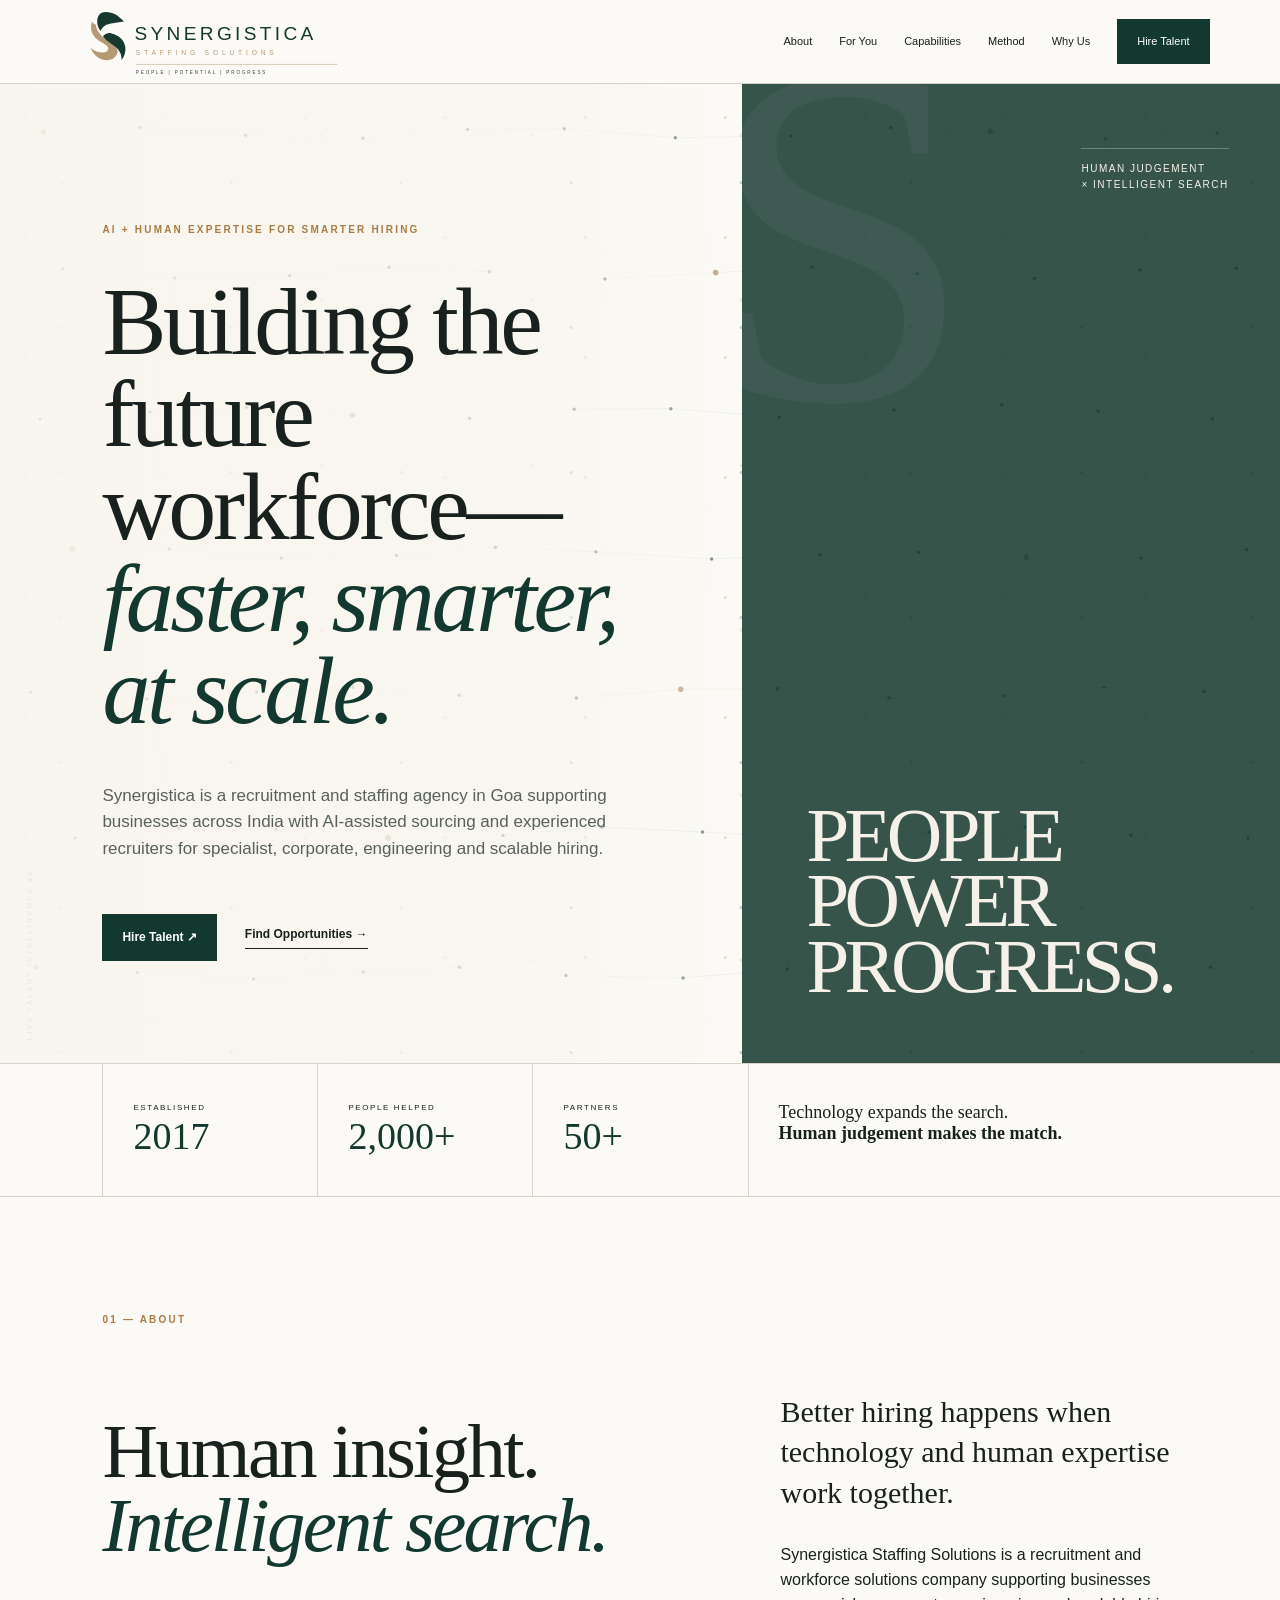
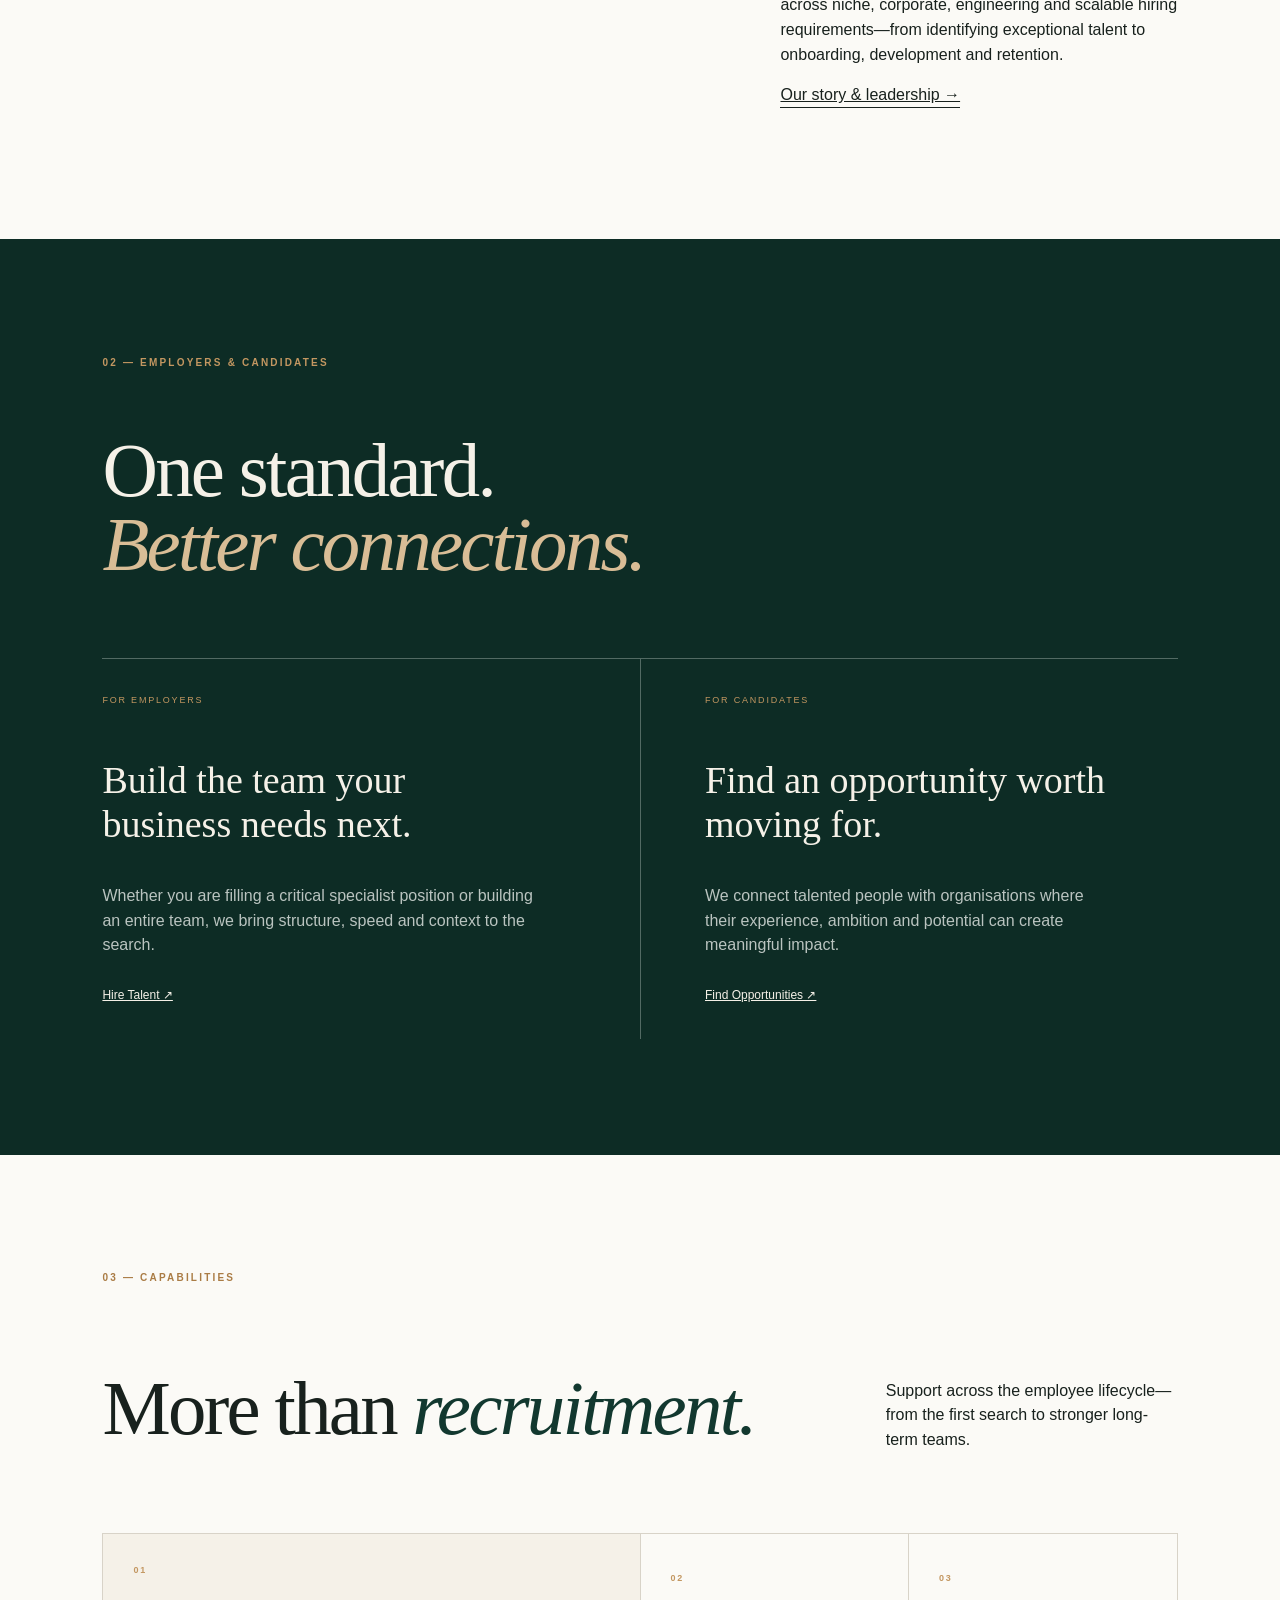
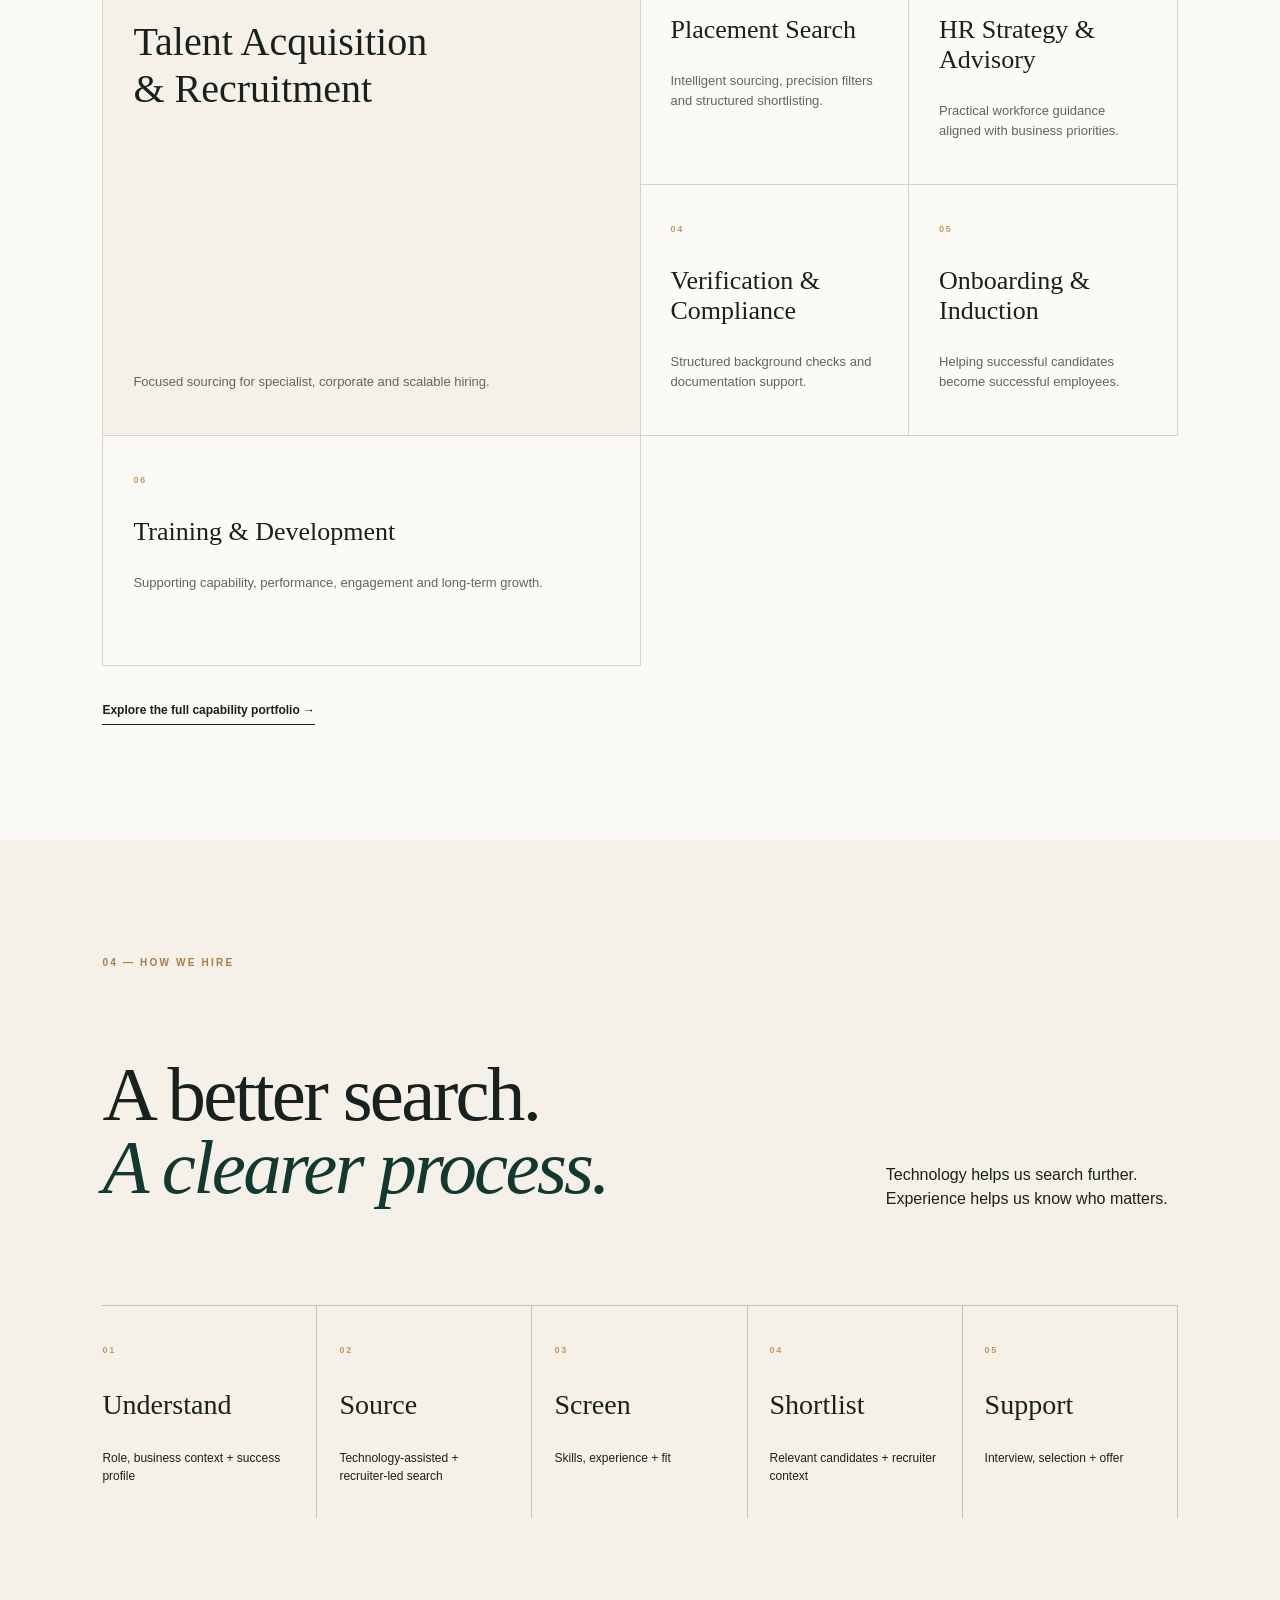
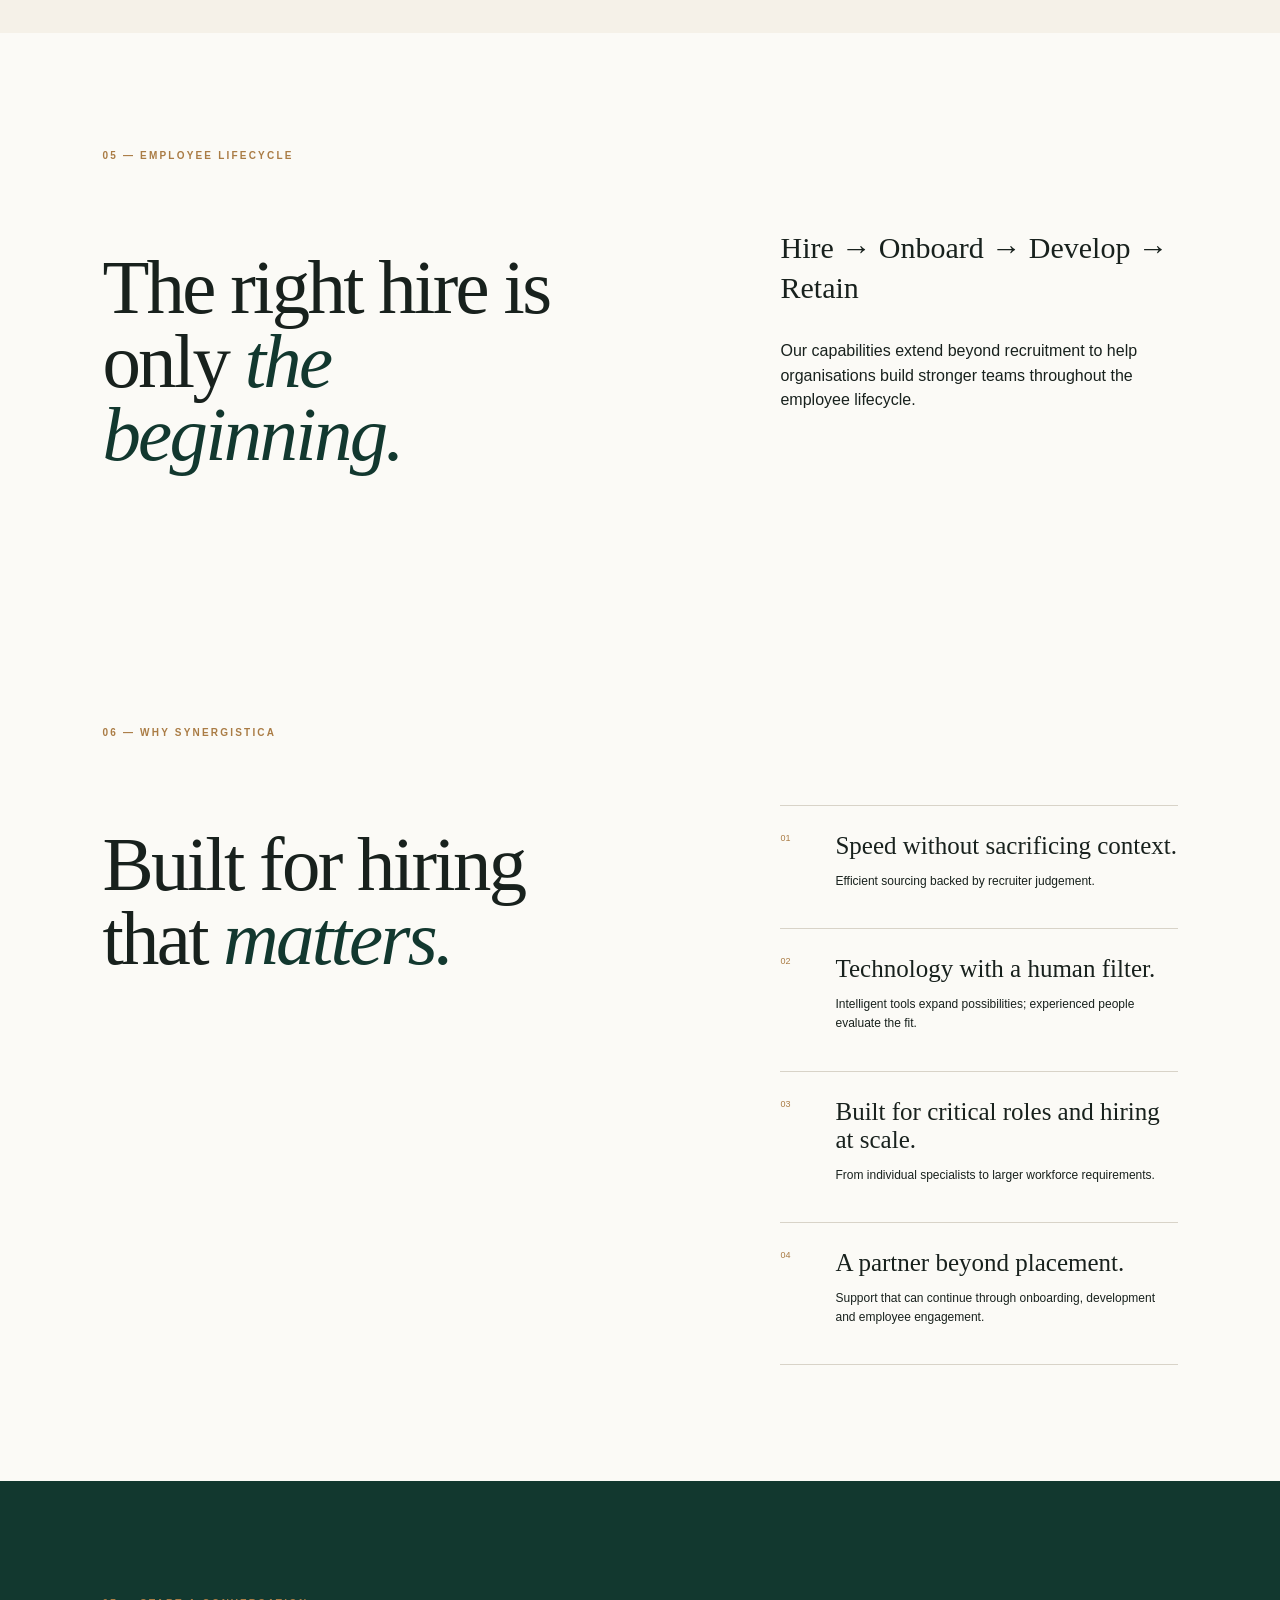
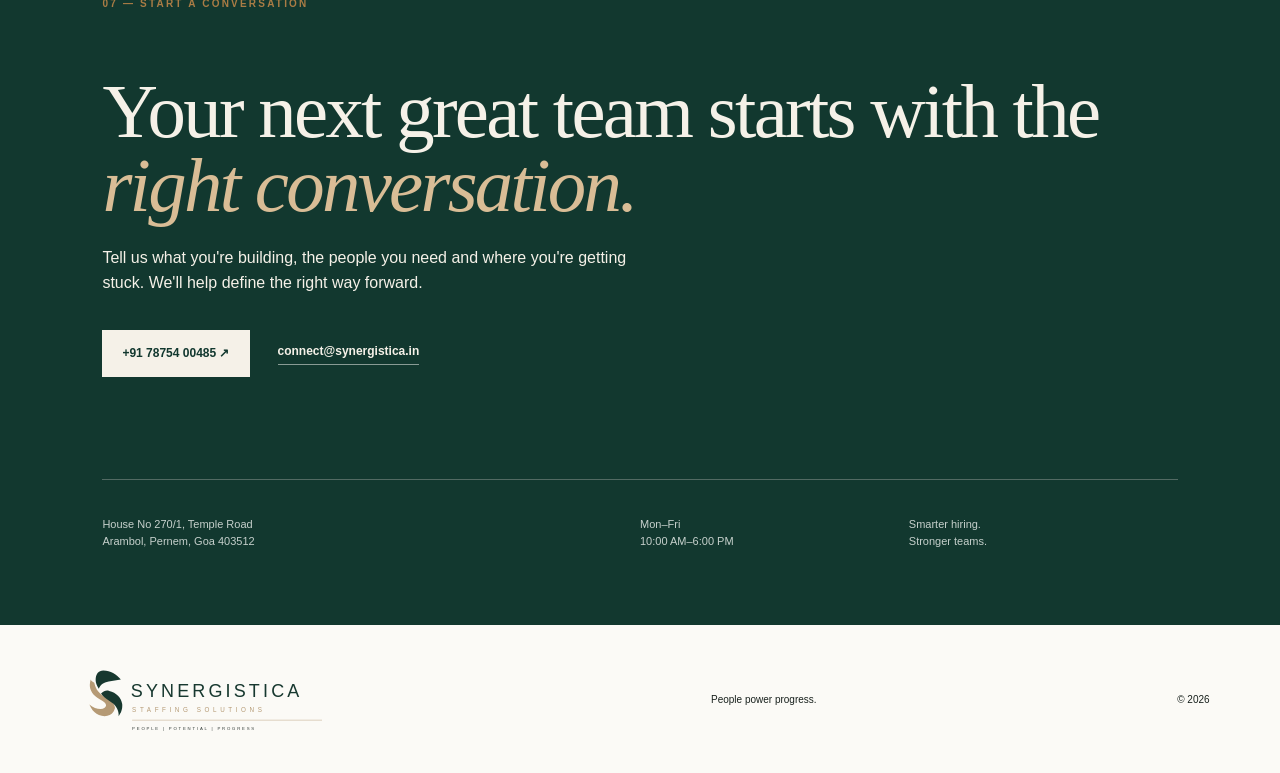
<file: index.html>
<!doctype html><html lang="en"><head><meta charset="utf-8"><meta name="viewport" content="width=device-width,initial-scale=1"><title>Recruitment Agency & Staffing Solutions in Goa | Synergistica</title><meta name="description" content="Synergistica is a recruitment and staffing agency in Goa serving businesses across India with AI-assisted sourcing, expert recruiters, talent acquisition, screening and workforce solutions."><meta name="theme-color" content="#12382f"><link rel="stylesheet" href="/style.css?v=20260930-3"><link rel="icon" type="image/svg+xml" href="/assets/favicon.svg"><link rel="shortcut icon" href="/assets/favicon.svg"><link rel="apple-touch-icon" href="/assets/social-logo.svg"><meta property="og:image" content="https://synergistica.in/assets/social-logo.svg"><meta property="og:image:alt" content="Synergistica Staffing Solutions"><meta name="twitter:card" content="summary_large_image"><meta name="twitter:image" content="https://synergistica.in/assets/social-logo.svg"><link rel="canonical" href="https://synergistica.in/"><meta property="og:type" content="website"><meta property="og:site_name" content="Synergistica Staffing Solutions"><meta property="og:title" content="Recruitment Agency & Staffing Solutions in Goa | Synergistica"><meta property="og:description" content="Synergistica is a recruitment and staffing agency in Goa serving businesses across India with AI-assisted sourcing, expert recruiters, talent acquisition, screening and workforce solutions."><meta property="og:url" content="https://synergistica.in/"><script type="application/ld+json">{"@context":"https://schema.org","@graph":[{"@type":"Organization","@id":"https://synergistica.in/#organization","name":"Synergistica Staffing Solutions","url":"https://synergistica.in/","logo":{"@type":"ImageObject","url":"https://synergistica.in/assets/social-logo.svg"},"foundingDate":"2017","description":"Recruitment and staffing solutions combining AI-assisted sourcing with experienced recruiters for specialist, corporate, engineering and scalable hiring across India.","email":"connect@synergistica.in","telephone":"+91 78754 00485","address":{"@type":"PostalAddress","streetAddress":"House No 270/1, Temple Road","addressLocality":"Arambol","addressRegion":"Goa","postalCode":"403512","addressCountry":"IN"},"areaServed":{"@type":"Country","name":"India"}},{"@type":"WebSite","@id":"https://synergistica.in/#website","url":"https://synergistica.in/","name":"Synergistica Staffing Solutions","publisher":{"@id":"https://synergistica.in/#organization"}}]}</script></head><body>
<header><a class="brand brand-logo" href="index.html" aria-label="Synergistica Staffing Solutions"><img src="/assets/synergistica-logo.svg" alt="Synergistica Staffing Solutions" width="310" height="75"></a><button class="menu" aria-label="Toggle menu">☰</button><nav><a href="about.html">About</a><a href="#pathways">For You</a><a href="capabilities.html">Capabilities</a><a href="#process">Method</a><a href="#why">Why Us</a><a class="navcta" href="hire-talent.html">Hire Talent</a></nav></header>
<main><section class="hero" id="home"><div class="ai-network" aria-hidden="true"><canvas id="aiNetwork"></canvas><div class="ai-network-label">LIVE TALENT INTELLIGENCE <span>01</span></div></div><div class="hero-copy"><p class="eyebrow">AI + HUMAN EXPERTISE FOR SMARTER HIRING</p><h1>Building the future workforce—<span>faster, smarter, at scale.</span></h1><p class="lead">Synergistica is a recruitment and staffing agency in Goa supporting businesses across India with AI-assisted sourcing and experienced recruiters for specialist, corporate, engineering and scalable hiring.</p><div class="actions"><a class="primary" href="hire-talent.html">Hire Talent <b>↗</b></a><a class="textlink" href="submit-cv.html">Find Opportunities →</a></div></div><div class="hero-visual"><div class="visual-word">PEOPLE<br>POWER<br>PROGRESS.</div><div class="visual-note">Human judgement<br>× intelligent search</div></div></section>
<section class="proof"><div><small>ESTABLISHED</small><strong>2017</strong></div><div><small>PEOPLE HELPED</small><strong>2,000+</strong></div><div><small>PARTNERS</small><strong>50+</strong></div><p>Technology expands the search.<br><b>Human judgement makes the match.</b></p></section>
<section id="about" class="editorial"><div class="section-label">01 — ABOUT</div><div class="editorial-grid"><h2>Human insight.<br><em>Intelligent search.</em></h2><div><p class="big">Better hiring happens when technology and human expertise work together.</p><p>Synergistica Staffing Solutions is a recruitment and workforce solutions company supporting businesses across niche, corporate, engineering and scalable hiring requirements—from identifying exceptional talent to onboarding, development and retention.</p><p><a class="textlink" href="about.html">Our story & leadership →</a></p></div></div></section>
<section id="pathways" class="forest"><div class="section-label">02 — EMPLOYERS & CANDIDATES</div><h2>One standard.<br><em>Better connections.</em></h2><div class="path-grid"><article><span>FOR EMPLOYERS</span><div><h3>Build the team your business needs next.</h3><p>Whether you are filling a critical specialist position or building an entire team, we bring structure, speed and context to the search.</p></div><a href="hire-talent.html">Hire Talent ↗</a></article><article><span>FOR CANDIDATES</span><div><h3>Find an opportunity worth moving for.</h3><p>We connect talented people with organisations where their experience, ambition and potential can create meaningful impact.</p></div><a href="#contact">Find Opportunities ↗</a></article></div></section>
<section id="capabilities"><div class="section-label">03 — CAPABILITIES</div><div class="heading-row"><h2>More than <em>recruitment.</em></h2><p>Support across the employee lifecycle—from the first search to stronger long-term teams.</p></div><div class="cap-grid"><article class="feature"><b>01</b><h3>Talent Acquisition<br>& Recruitment</h3><p>Focused sourcing for specialist, corporate and scalable hiring.</p></article><article><b>02</b><h3>Placement Search</h3><p>Intelligent sourcing, precision filters and structured shortlisting.</p></article><article><b>03</b><h3>HR Strategy & Advisory</h3><p>Practical workforce guidance aligned with business priorities.</p></article><article><b>04</b><h3>Verification & Compliance</h3><p>Structured background checks and documentation support.</p></article><article><b>05</b><h3>Onboarding & Induction</h3><p>Helping successful candidates become successful employees.</p></article><article><b>06</b><h3>Training & Development</h3><p>Supporting capability, performance, engagement and long-term growth.</p></article></div><div class="actions"><a class="textlink" href="capabilities.html">Explore the full capability portfolio →</a></div></section>
<section id="process" class="sand"><div class="section-label">04 — HOW WE HIRE</div><div class="heading-row"><h2>A better search.<br><em>A clearer process.</em></h2><p>Technology helps us search further. Experience helps us know who matters.</p></div><div class="timeline"><div><b>01</b><h3>Understand</h3><p>Role, business context + success profile</p></div><div><b>02</b><h3>Source</h3><p>Technology-assisted + recruiter-led search</p></div><div><b>03</b><h3>Screen</h3><p>Skills, experience + fit</p></div><div><b>04</b><h3>Shortlist</h3><p>Relevant candidates + recruiter context</p></div><div><b>05</b><h3>Support</h3><p>Interview, selection + offer</p></div></div></section>
<section class="editorial"><div class="section-label">05 — EMPLOYEE LIFECYCLE</div><div class="editorial-grid"><h2>The right hire is only <em>the beginning.</em></h2><div><p class="big">Hire → Onboard → Develop → Retain</p><p>Our capabilities extend beyond recruitment to help organisations build stronger teams throughout the employee lifecycle.</p></div></div></section>
<section id="why"><div class="section-label">06 — WHY SYNERGISTICA</div><div class="why-grid"><h2>Built for hiring that <em>matters.</em></h2><div class="reason-list"><article><span>01</span><div><h3>Speed without sacrificing context.</h3><p>Efficient sourcing backed by recruiter judgement.</p></div></article><article><span>02</span><div><h3>Technology with a human filter.</h3><p>Intelligent tools expand possibilities; experienced people evaluate the fit.</p></div></article><article><span>03</span><div><h3>Built for critical roles and hiring at scale.</h3><p>From individual specialists to larger workforce requirements.</p></div></article><article><span>04</span><div><h3>A partner beyond placement.</h3><p>Support that can continue through onboarding, development and employee engagement.</p></div></article></div></div></section>
<section id="contact" class="contact"><div class="section-label">07 — START A CONVERSATION</div><h2>Your next great team starts with the <em>right conversation.</em></h2><p>Tell us what you're building, the people you need and where you're getting stuck. We'll help define the right way forward.</p><div class="actions"><a class="primary cream" href="tel:+917875400485">+91 78754 00485 ↗</a><a class="email" href="mailto:connect@synergistica.in">connect@synergistica.in</a></div><div class="contact-foot"><p>House No 270/1, Temple Road<br>Arambol, Pernem, Goa 403512</p><p>Mon–Fri<br>10:00 AM–6:00 PM</p><p>Smarter hiring.<br>Stronger teams.</p></div></section></main>
<footer><a class="brand brand-logo" href="index.html" aria-label="Synergistica Staffing Solutions"><img src="/assets/synergistica-logo.svg" alt="Synergistica Staffing Solutions" width="310" height="75"></a><p>People power progress.</p><p>© <span id="year"></span></p></footer><script src="/script.js?v=20260930-3"></script></body></html>
</file>
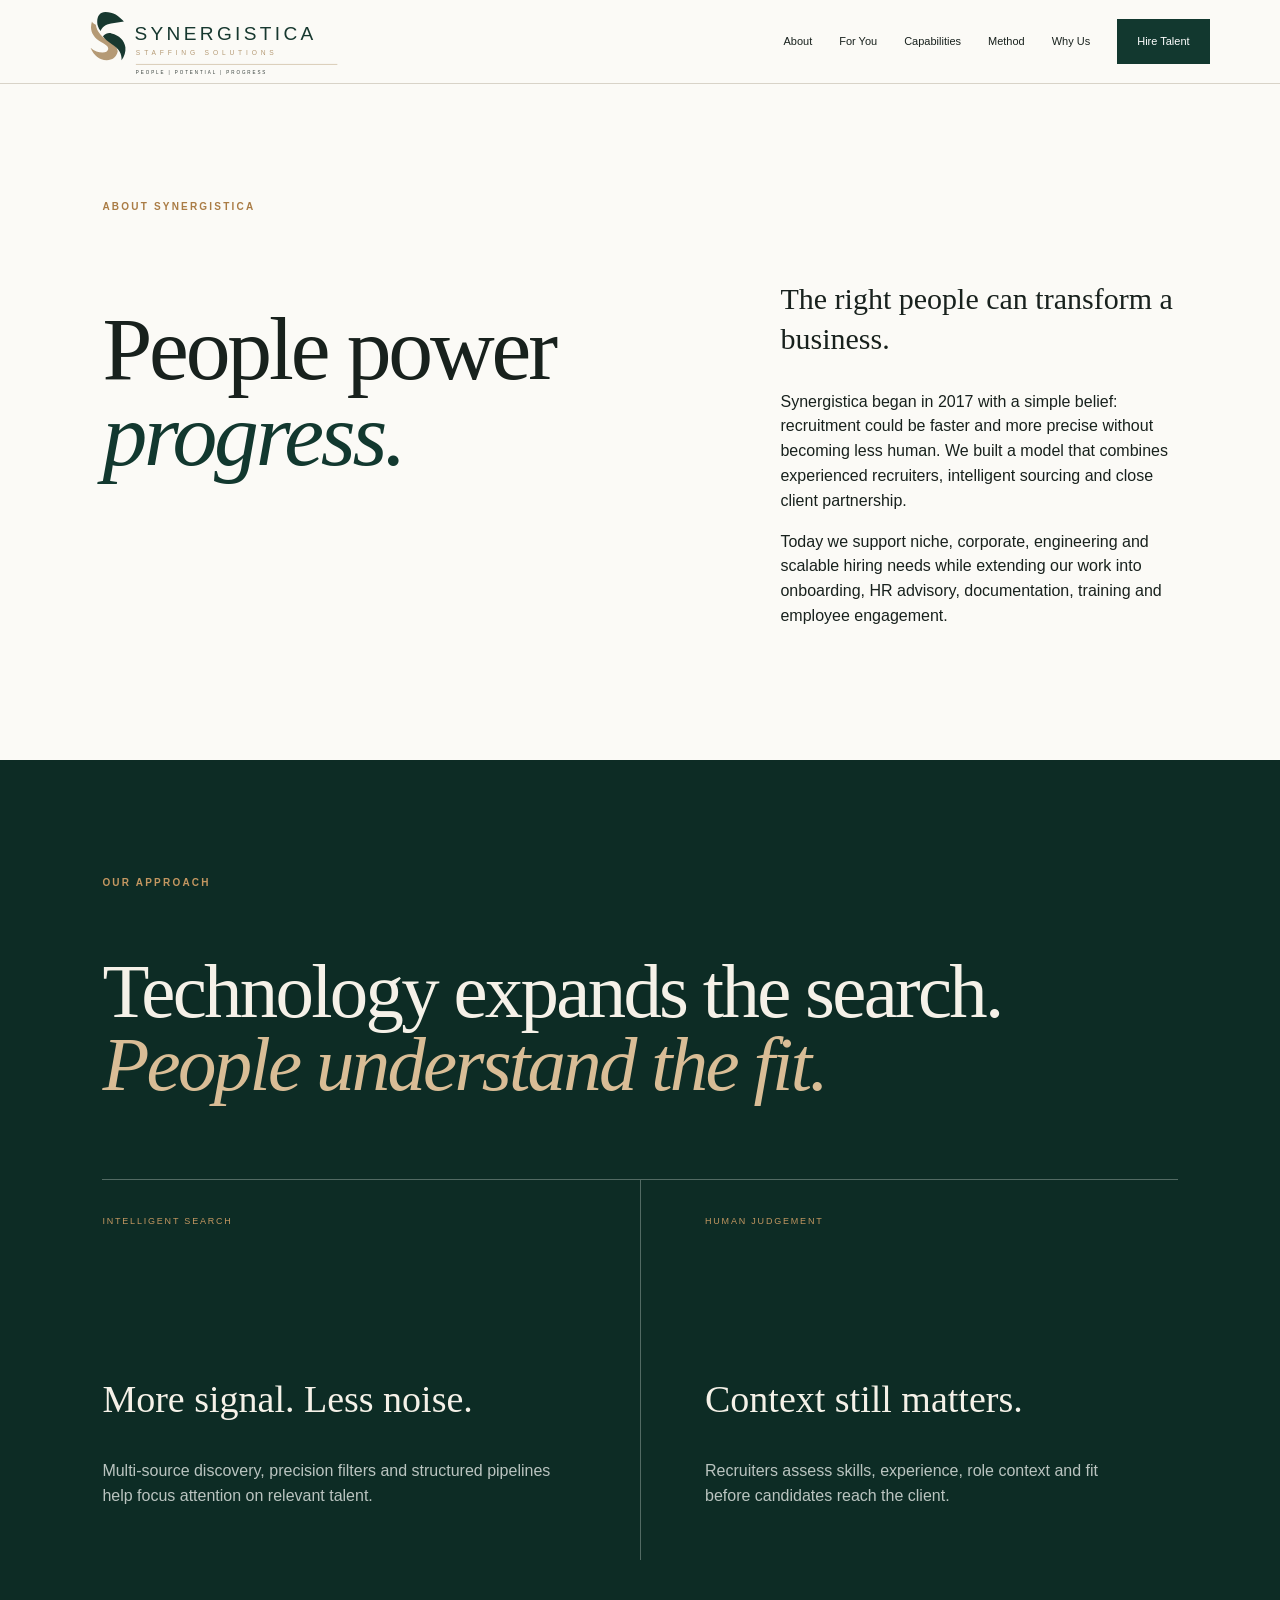
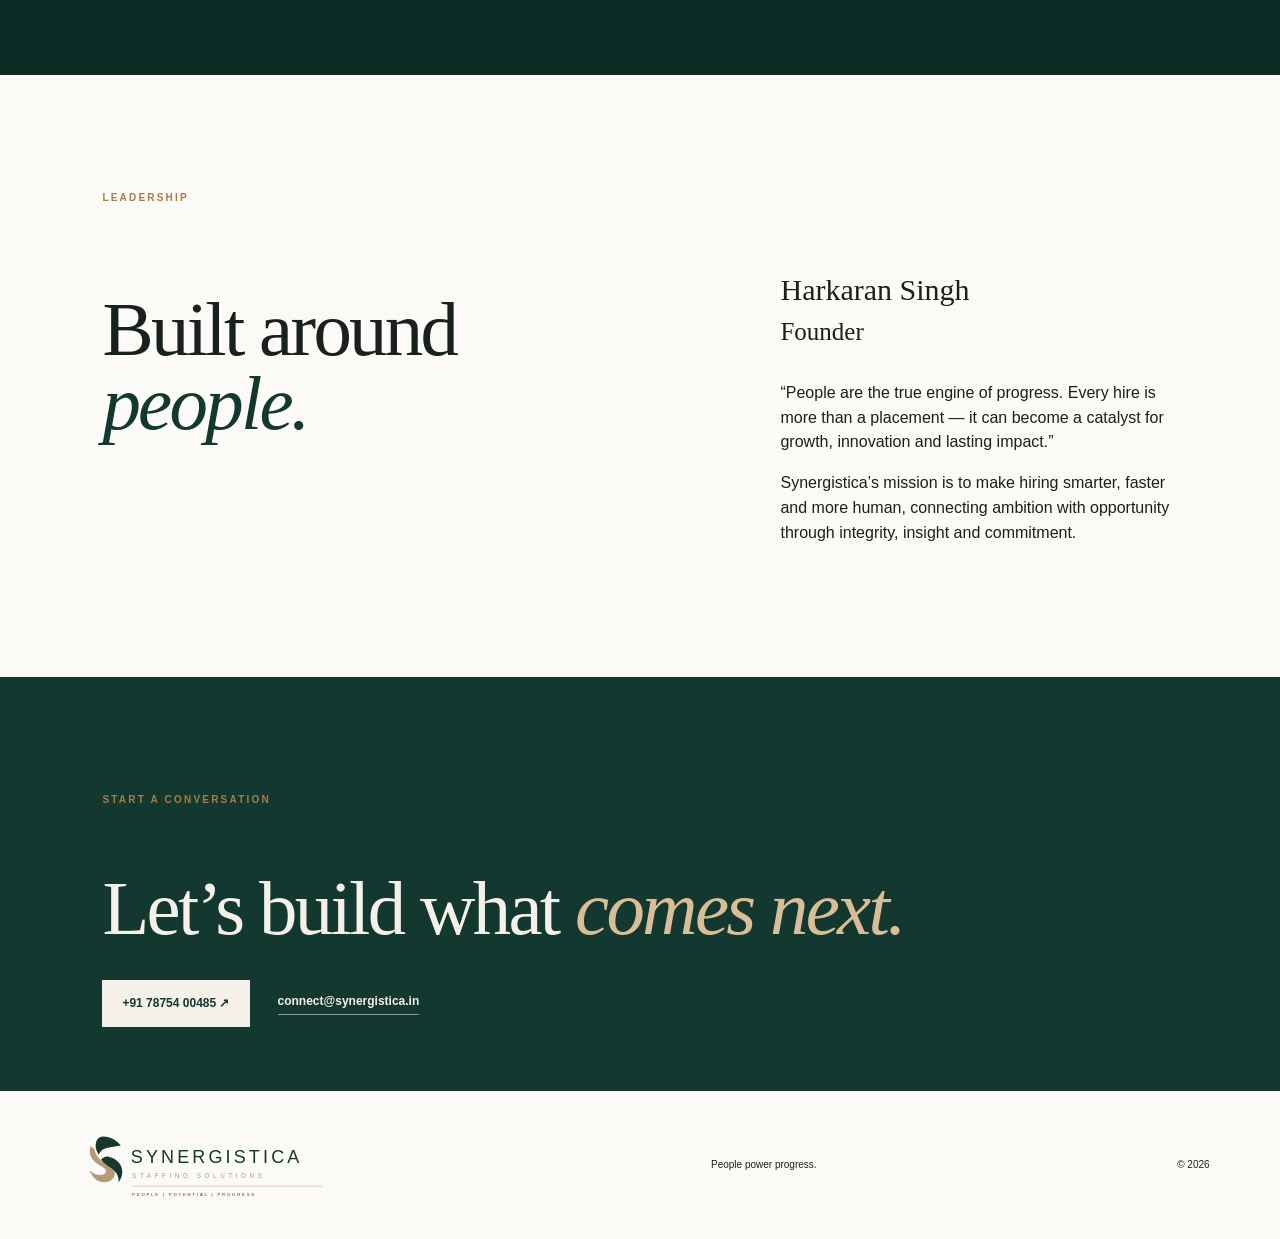
<file: about.html>
<!doctype html><html lang="en"><head><meta charset="utf-8"><meta name="viewport" content="width=device-width,initial-scale=1"><meta name="theme-color" content="#12382f"><link rel="stylesheet" href="style.css"><link rel="icon" type="image/svg+xml" href="/assets/favicon.svg"><link rel="shortcut icon" href="/assets/favicon.svg"><link rel="apple-touch-icon" href="/assets/social-logo.svg"><meta property="og:image" content="https://synergistica.in/assets/social-logo.svg"><meta property="og:image:alt" content="Synergistica Staffing Solutions"><meta name="twitter:card" content="summary_large_image"><meta name="twitter:image" content="https://synergistica.in/assets/social-logo.svg"><title>About Synergistica | Recruitment & Staffing Agency Goa</title><meta name="description" content="Founded in 2017, Synergistica combines experienced recruiters and intelligent sourcing to deliver recruitment, staffing and workforce solutions from Goa across India."><link rel="canonical" href="https://synergistica.in/about.html"><meta property="og:type" content="website"><meta property="og:site_name" content="Synergistica Staffing Solutions"><meta property="og:title" content="About Synergistica | Recruitment & Staffing Agency Goa"><meta property="og:description" content="Founded in 2017, Synergistica combines experienced recruiters and intelligent sourcing to deliver recruitment, staffing and workforce solutions from Goa across India."><meta property="og:url" content="https://synergistica.in/about.html"></head><body><header><a class="brand brand-logo" href="index.html" aria-label="Synergistica Staffing Solutions"><img src="/assets/synergistica-logo.svg" alt="Synergistica Staffing Solutions" width="310" height="75"></a><button class="menu" aria-label="Toggle menu">☰</button><nav><a href="about.html">About</a><a href="index.html#pathways">For You</a><a href="capabilities.html">Capabilities</a><a href="index.html#process">Method</a><a href="index.html#why">Why Us</a><a class="navcta" href="hire-talent.html">Hire Talent</a></nav></header><main><section class="editorial"><div class="section-label">ABOUT SYNERGISTICA</div><div class="editorial-grid"><h1 style="font-size:clamp(56px,7vw,105px)">People power <span>progress.</span></h1><div><p class="big">The right people can transform a business.</p><p>Synergistica began in 2017 with a simple belief: recruitment could be faster and more precise without becoming less human. We built a model that combines experienced recruiters, intelligent sourcing and close client partnership.</p><p>Today we support niche, corporate, engineering and scalable hiring needs while extending our work into onboarding, HR advisory, documentation, training and employee engagement.</p></div></div></section><section class="forest"><div class="section-label">OUR APPROACH</div><h2>Technology expands the search.<br><em>People understand the fit.</em></h2><div class="path-grid"><article><span>INTELLIGENT SEARCH</span><div><h3>More signal. Less noise.</h3><p>Multi-source discovery, precision filters and structured pipelines help focus attention on relevant talent.</p></div></article><article><span>HUMAN JUDGEMENT</span><div><h3>Context still matters.</h3><p>Recruiters assess skills, experience, role context and fit before candidates reach the client.</p></div></article></div></section><section><div class="section-label">LEADERSHIP</div><div class="editorial-grid"><h2>Built around <em>people.</em></h2><div><p class="big">Harkaran Singh<br><small>Founder</small></p><p>“People are the true engine of progress. Every hire is more than a placement — it can become a catalyst for growth, innovation and lasting impact.”</p><p>Synergistica’s mission is to make hiring smarter, faster and more human, connecting ambition with opportunity through integrity, insight and commitment.</p></div></div></section><section class="contact"><div class="section-label">START A CONVERSATION</div><h2>Let’s build what <em>comes next.</em></h2><div class="actions"><a class="primary cream" href="tel:+917875400485">+91 78754 00485 ↗</a><a class="email" href="mailto:connect@synergistica.in">connect@synergistica.in</a></div></section></main><footer><a class="brand brand-logo" href="index.html" aria-label="Synergistica Staffing Solutions"><img src="/assets/synergistica-logo.svg" alt="Synergistica Staffing Solutions" width="310" height="75"></a><p>People power progress.</p><p>© <span id="year"></span></p></footer><script src="script.js"></script></body></html>
</file>
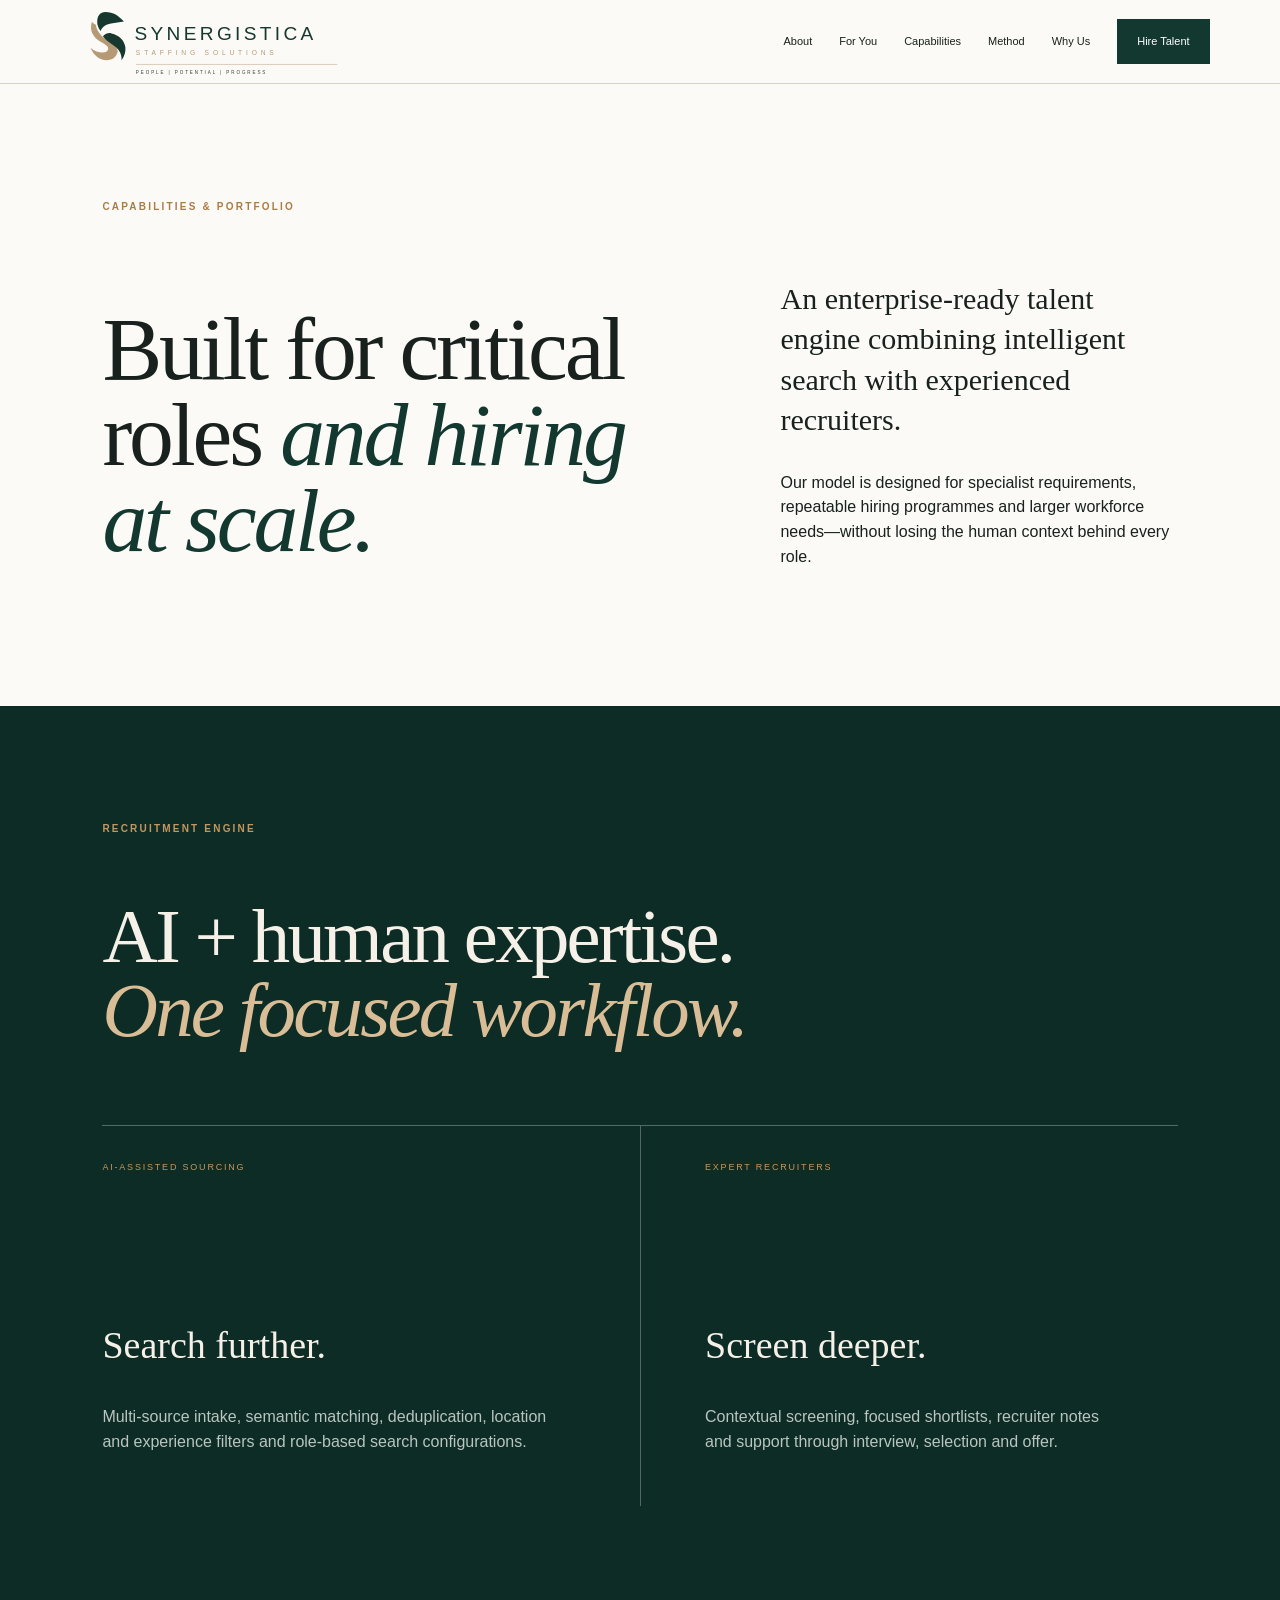
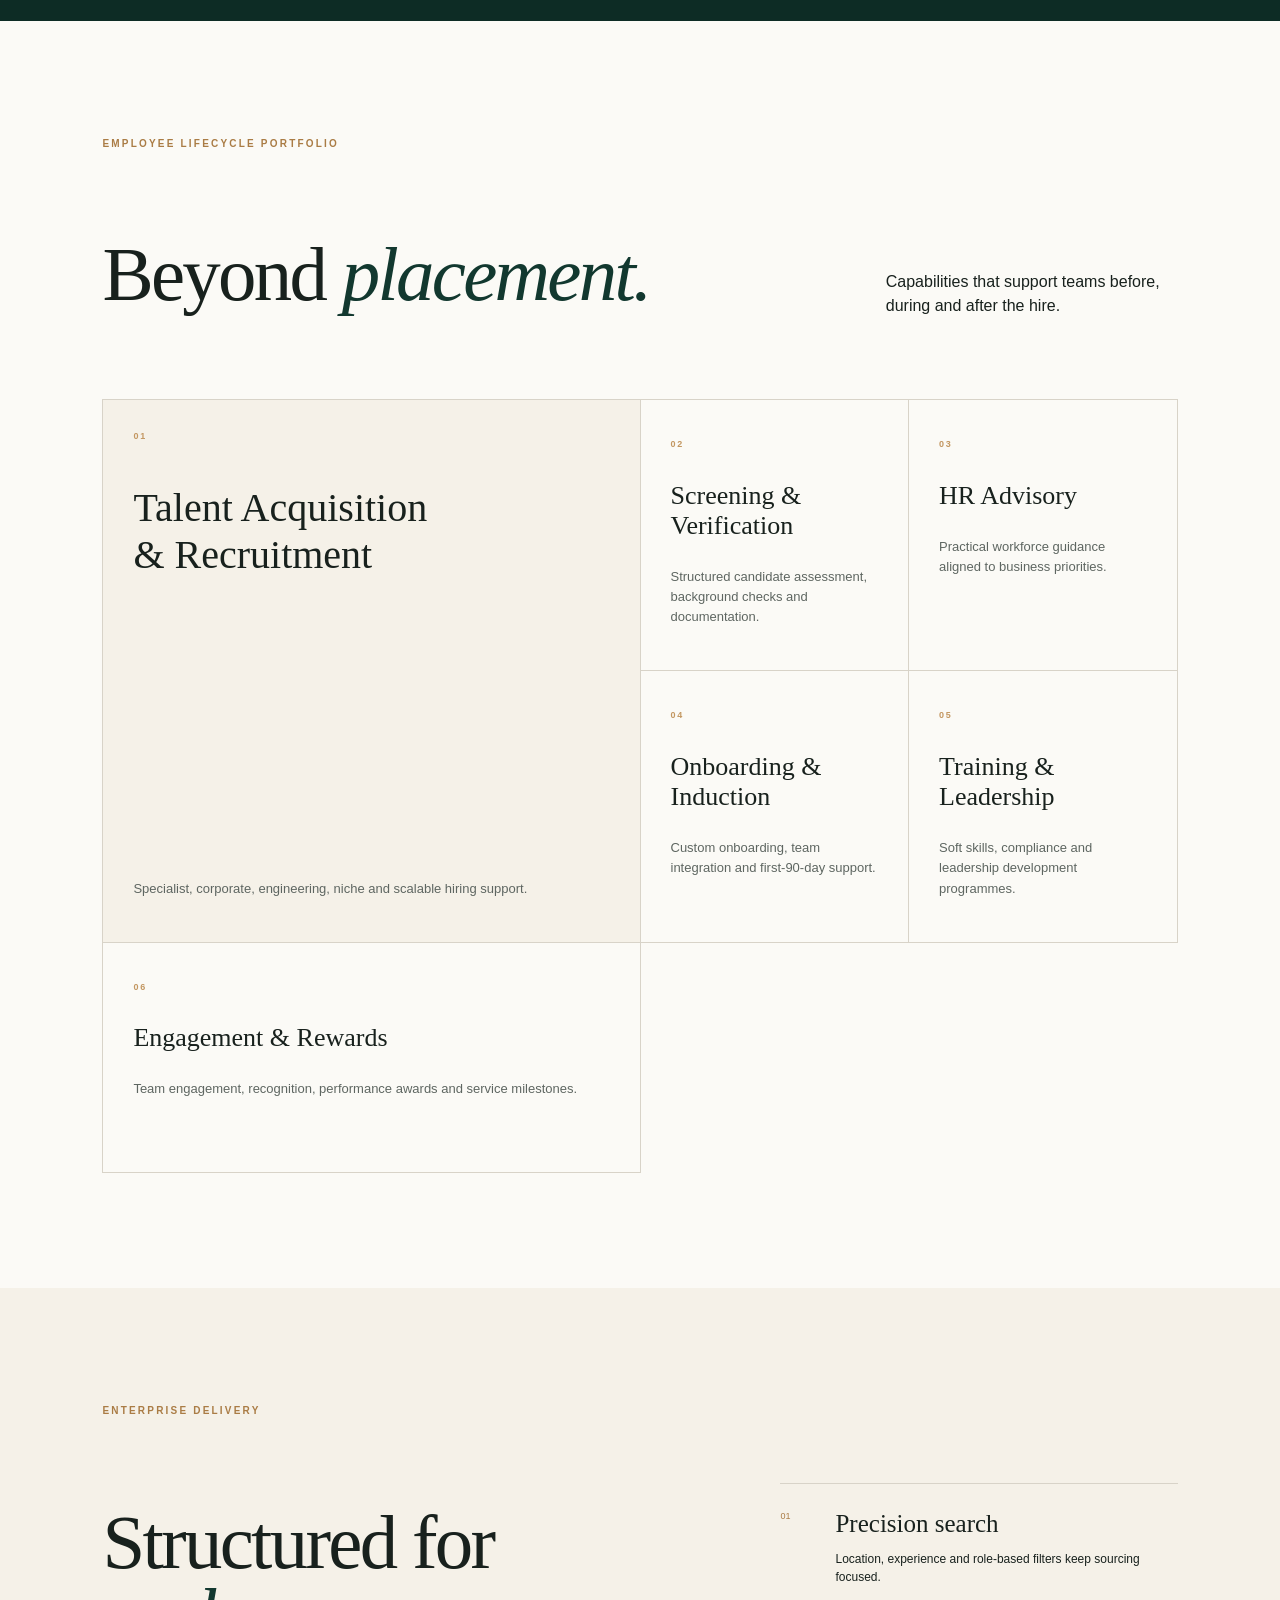
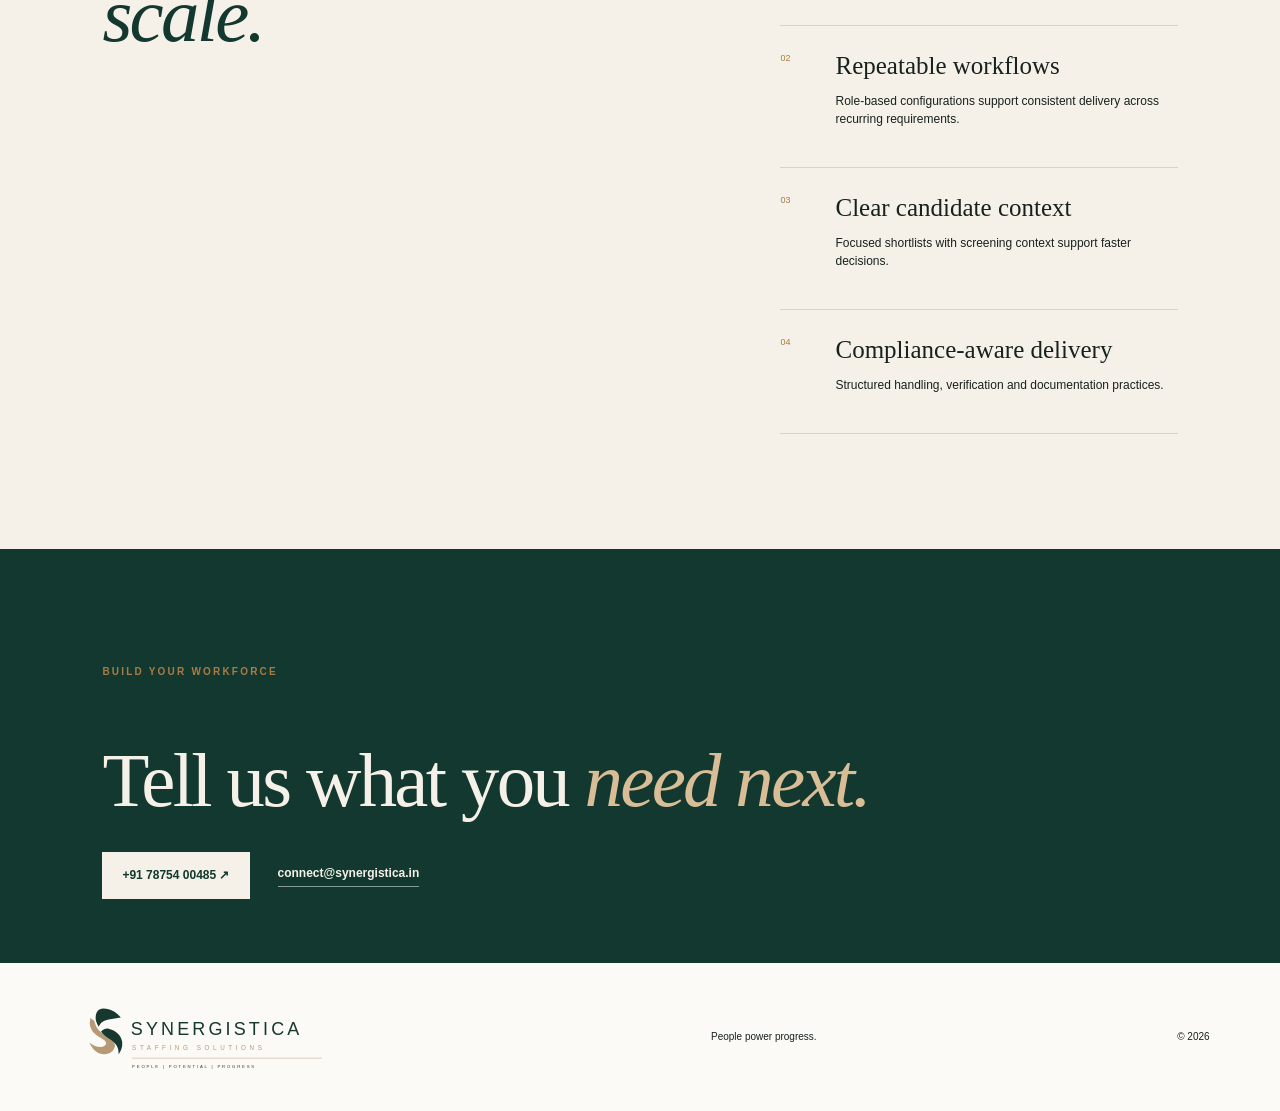
<file: capabilities.html>
<!doctype html><html lang="en"><head><meta charset="utf-8"><meta name="viewport" content="width=device-width,initial-scale=1"><meta name="theme-color" content="#12382f"><link rel="stylesheet" href="style.css"><link rel="icon" type="image/svg+xml" href="/assets/favicon.svg"><link rel="shortcut icon" href="/assets/favicon.svg"><link rel="apple-touch-icon" href="/assets/social-logo.svg"><meta property="og:image" content="https://synergistica.in/assets/social-logo.svg"><meta property="og:image:alt" content="Synergistica Staffing Solutions"><meta name="twitter:card" content="summary_large_image"><meta name="twitter:image" content="https://synergistica.in/assets/social-logo.svg"><title>Recruitment, Staffing & Talent Acquisition Services | Synergistica</title><meta name="description" content="Explore Synergistica recruitment services: AI-assisted sourcing, talent acquisition, screening, verification, HR advisory, onboarding, training and workforce support."><link rel="canonical" href="https://synergistica.in/capabilities.html"><meta property="og:type" content="website"><meta property="og:site_name" content="Synergistica Staffing Solutions"><meta property="og:title" content="Recruitment, Staffing & Talent Acquisition Services | Synergistica"><meta property="og:description" content="Explore Synergistica recruitment services: AI-assisted sourcing, talent acquisition, screening, verification, HR advisory, onboarding, training and workforce support."><meta property="og:url" content="https://synergistica.in/capabilities.html"></head><body><header><a class="brand brand-logo" href="index.html" aria-label="Synergistica Staffing Solutions"><img src="/assets/synergistica-logo.svg" alt="Synergistica Staffing Solutions" width="310" height="75"></a><button class="menu" aria-label="Toggle menu">☰</button><nav><a href="about.html">About</a><a href="index.html#pathways">For You</a><a href="capabilities.html">Capabilities</a><a href="index.html#process">Method</a><a href="index.html#why">Why Us</a><a class="navcta" href="hire-talent.html">Hire Talent</a></nav></header><main><section class="editorial"><div class="section-label">CAPABILITIES & PORTFOLIO</div><div class="editorial-grid"><h1 style="font-size:clamp(56px,7vw,105px)">Built for critical roles <span>and hiring at scale.</span></h1><div><p class="big">An enterprise-ready talent engine combining intelligent search with experienced recruiters.</p><p>Our model is designed for specialist requirements, repeatable hiring programmes and larger workforce needs—without losing the human context behind every role.</p></div></div></section><section class="forest"><div class="section-label">RECRUITMENT ENGINE</div><h2>AI + human expertise.<br><em>One focused workflow.</em></h2><div class="path-grid"><article><span>AI-ASSISTED SOURCING</span><div><h3>Search further.</h3><p>Multi-source intake, semantic matching, deduplication, location and experience filters and role-based search configurations.</p></div></article><article><span>EXPERT RECRUITERS</span><div><h3>Screen deeper.</h3><p>Contextual screening, focused shortlists, recruiter notes and support through interview, selection and offer.</p></div></article></div></section><section><div class="section-label">EMPLOYEE LIFECYCLE PORTFOLIO</div><div class="heading-row"><h2>Beyond <em>placement.</em></h2><p>Capabilities that support teams before, during and after the hire.</p></div><div class="cap-grid"><article class="feature"><b>01</b><h3>Talent Acquisition<br>& Recruitment</h3><p>Specialist, corporate, engineering, niche and scalable hiring support.</p></article><article><b>02</b><h3>Screening & Verification</h3><p>Structured candidate assessment, background checks and documentation.</p></article><article><b>03</b><h3>HR Advisory</h3><p>Practical workforce guidance aligned to business priorities.</p></article><article><b>04</b><h3>Onboarding & Induction</h3><p>Custom onboarding, team integration and first-90-day support.</p></article><article><b>05</b><h3>Training & Leadership</h3><p>Soft skills, compliance and leadership development programmes.</p></article><article><b>06</b><h3>Engagement & Rewards</h3><p>Team engagement, recognition, performance awards and service milestones.</p></article></div></section><section class="sand"><div class="section-label">ENTERPRISE DELIVERY</div><div class="why-grid"><h2>Structured for <em>scale.</em></h2><div class="reason-list"><article><span>01</span><div><h3>Precision search</h3><p>Location, experience and role-based filters keep sourcing focused.</p></div></article><article><span>02</span><div><h3>Repeatable workflows</h3><p>Role-based configurations support consistent delivery across recurring requirements.</p></div></article><article><span>03</span><div><h3>Clear candidate context</h3><p>Focused shortlists with screening context support faster decisions.</p></div></article><article><span>04</span><div><h3>Compliance-aware delivery</h3><p>Structured handling, verification and documentation practices.</p></div></article></div></div></section><section class="contact"><div class="section-label">BUILD YOUR WORKFORCE</div><h2>Tell us what you <em>need next.</em></h2><div class="actions"><a class="primary cream" href="tel:+917875400485">+91 78754 00485 ↗</a><a class="email" href="mailto:connect@synergistica.in">connect@synergistica.in</a></div></section></main><footer><a class="brand brand-logo" href="index.html" aria-label="Synergistica Staffing Solutions"><img src="/assets/synergistica-logo.svg" alt="Synergistica Staffing Solutions" width="310" height="75"></a><p>People power progress.</p><p>© <span id="year"></span></p></footer><script src="script.js"></script></body></html>
</file>
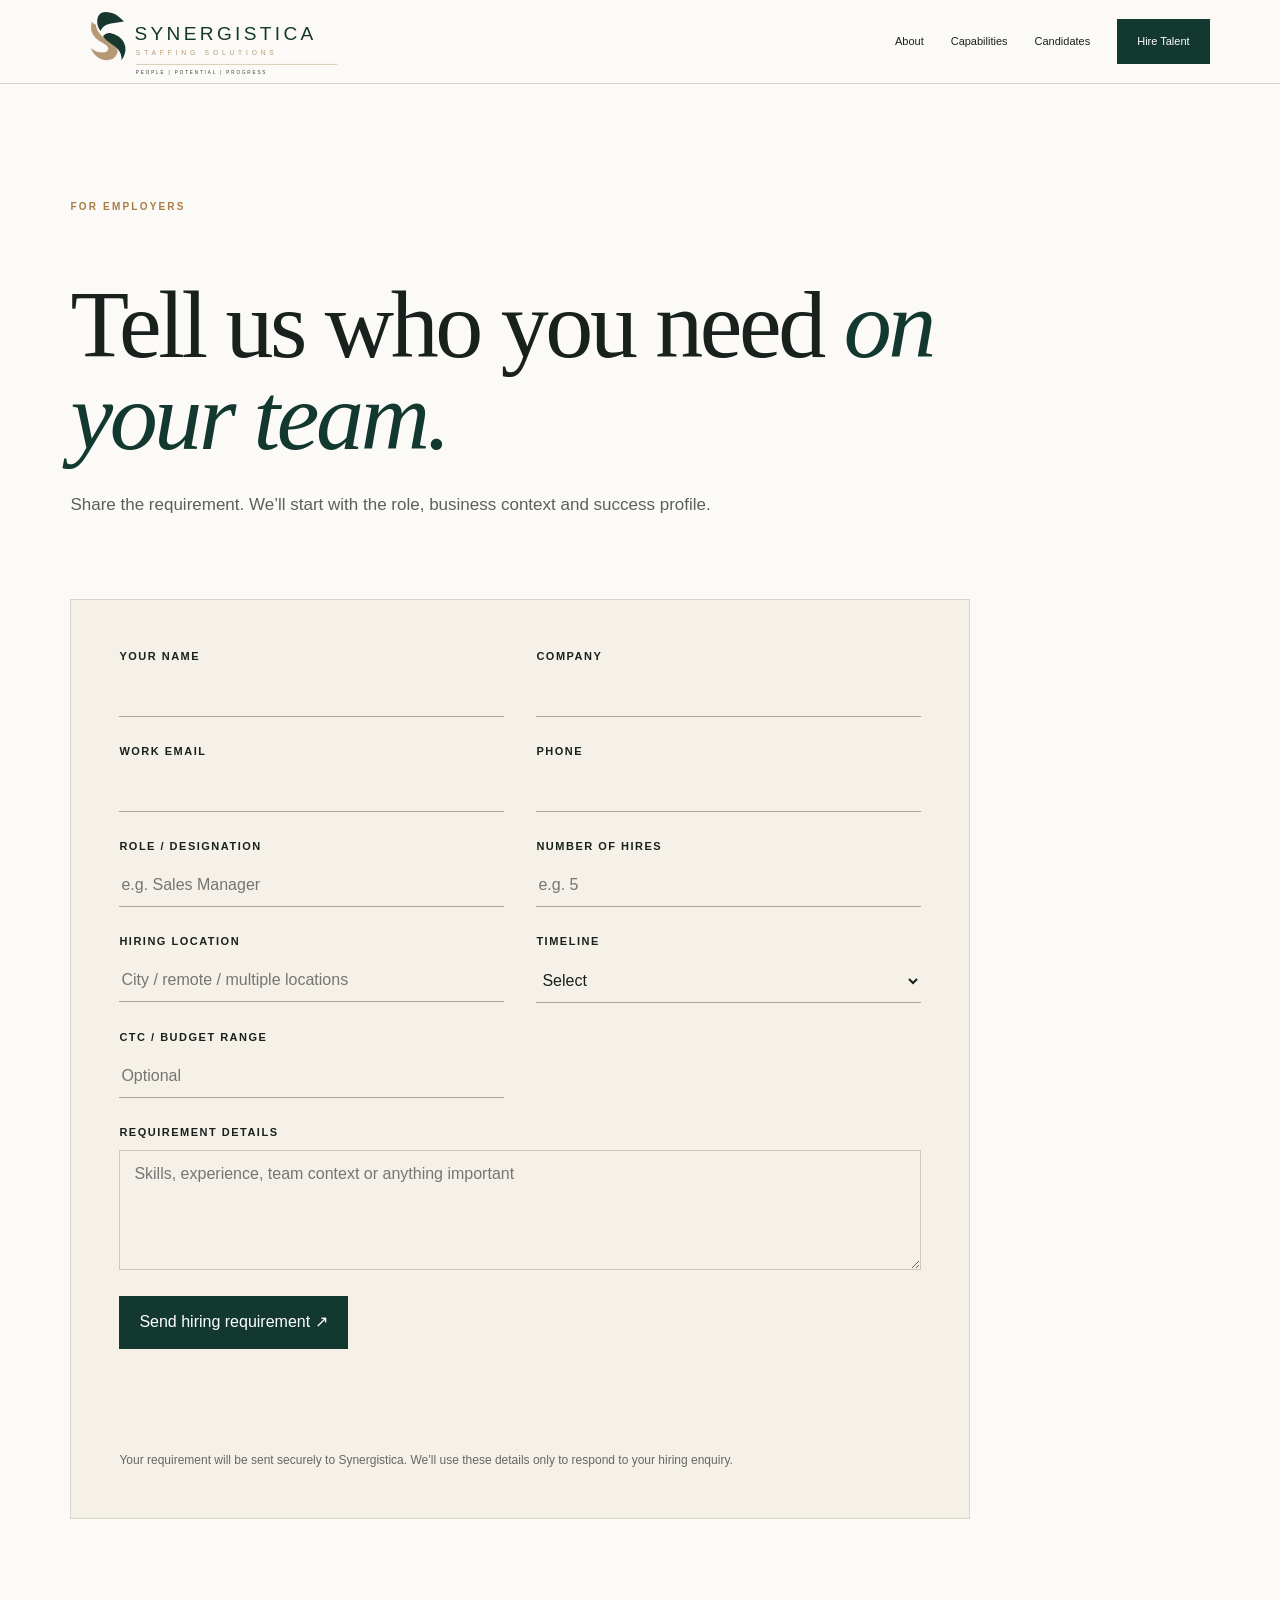
<file: hire-talent.html>
<!doctype html><html lang="en"><head><meta charset="utf-8"><meta name="viewport" content="width=device-width,initial-scale=1"><title>Hire Talent in India | Synergistica Recruitment Agency</title><meta name="description" content="Hire specialist, corporate, engineering and scalable teams with Synergistica. Submit your hiring requirement for recruiter-led, AI-assisted talent sourcing across India."><meta name="theme-color" content="#12382f"><link rel="stylesheet" href="style.css"><link rel="icon" type="image/svg+xml" href="/assets/favicon.svg"><link rel="shortcut icon" href="/assets/favicon.svg"><link rel="apple-touch-icon" href="/assets/social-logo.svg"><meta property="og:image" content="https://synergistica.in/assets/social-logo.svg"><meta property="og:image:alt" content="Synergistica Staffing Solutions"><meta name="twitter:card" content="summary_large_image"><meta name="twitter:image" content="https://synergistica.in/assets/social-logo.svg"><link rel="canonical" href="https://synergistica.in/hire-talent.html"><meta property="og:type" content="website"><meta property="og:site_name" content="Synergistica Staffing Solutions"><meta property="og:title" content="Hire Talent in India | Synergistica Recruitment Agency"><meta property="og:description" content="Hire specialist, corporate, engineering and scalable teams with Synergistica. Submit your hiring requirement for recruiter-led, AI-assisted talent sourcing across India."><meta property="og:url" content="https://synergistica.in/hire-talent.html"></head><body><header><a class="brand brand-logo" href="index.html" aria-label="Synergistica Staffing Solutions"><img src="/assets/synergistica-logo.svg" alt="Synergistica Staffing Solutions" width="310" height="75"></a><button class="menu" aria-label="Toggle menu">☰</button><nav><a href="about.html">About</a><a href="capabilities.html">Capabilities</a><a href="submit-cv.html">Candidates</a><a class="navcta" href="hire-talent.html">Hire Talent</a></nav></header><main><section class="form-hero"><div class="section-label">FOR EMPLOYERS</div><h1>Tell us who you need <span>on your team.</span></h1><p class="lead">Share the requirement. We’ll start with the role, business context and success profile.</p></section><section class="form-wrap"><form id="hireFormAjax" class="lead-form native-form" action="#" method="POST" data-form-type="hire">
<input type="text" name="_honey" style="display:none" tabindex="-1" autocomplete="off">
<label>Your name<input name="Name" required autocomplete="name"></label><label>Company<input name="Company" required autocomplete="organization"></label><label>Work email<input name="email" type="email" required autocomplete="email"></label><label>Phone<input name="Phone" type="tel" required autocomplete="tel"></label><label>Role / designation<input name="Role required" required placeholder="e.g. Sales Manager"></label><label>Number of hires<input name="Number of hires" type="number" min="1" placeholder="e.g. 5"></label><label>Hiring location<input name="Hiring location" required placeholder="City / remote / multiple locations"></label><label>Timeline<select name="Hiring timeline"><option value="">Select</option><option>Immediate</option><option>Within 2 weeks</option><option>Within 1 month</option><option>1–3 months</option><option>Planning ahead</option></select></label><label>CTC / budget range<input name="CTC or budget range" placeholder="Optional"></label><label>Requirement details<textarea name="Requirement details" rows="5" placeholder="Skills, experience, team context or anything important"></textarea></label><button class="primary" type="submit">Send hiring requirement ↗</button><p id="hireFormStatus" class="form-status" role="status" aria-live="polite"></p><p class="form-note">Your requirement will be sent securely to Synergistica. We’ll use these details only to respond to your hiring enquiry.</p></form></section></main><script src="script.js"></script></body></html>
</file>
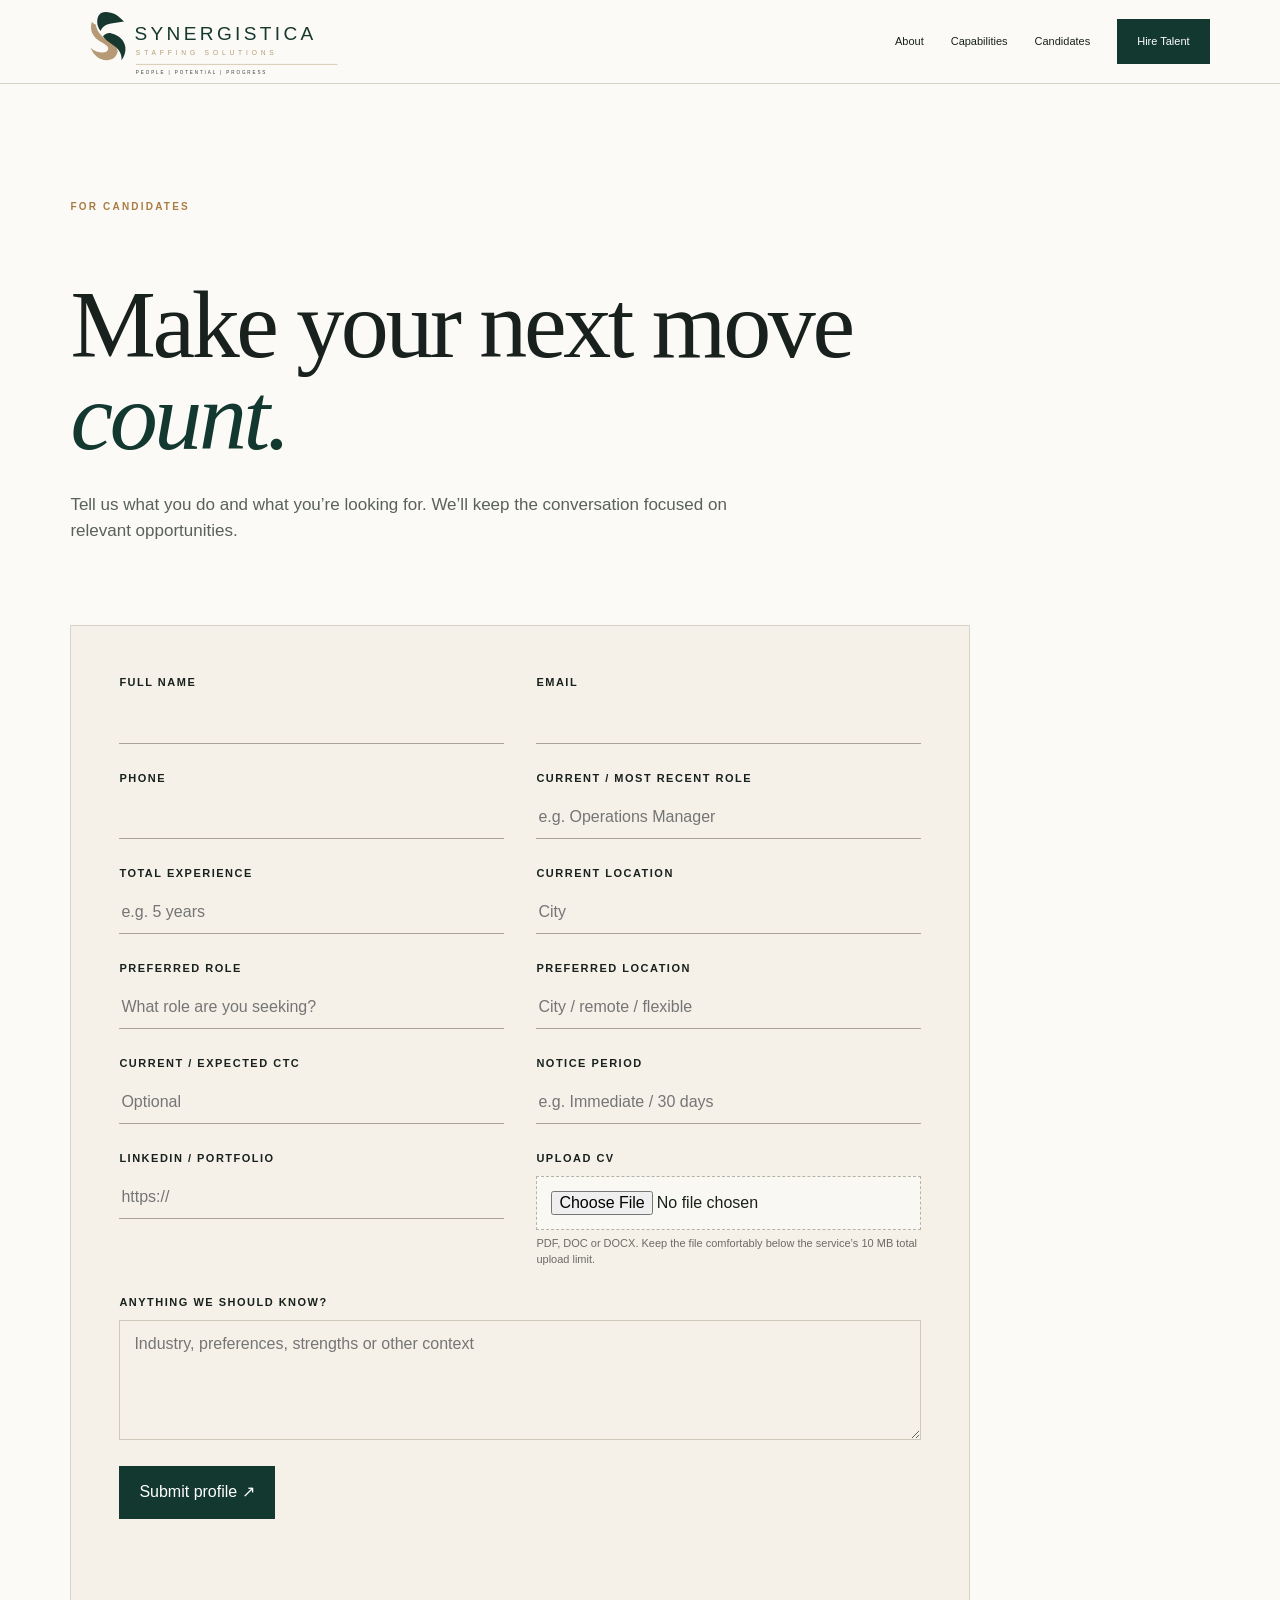
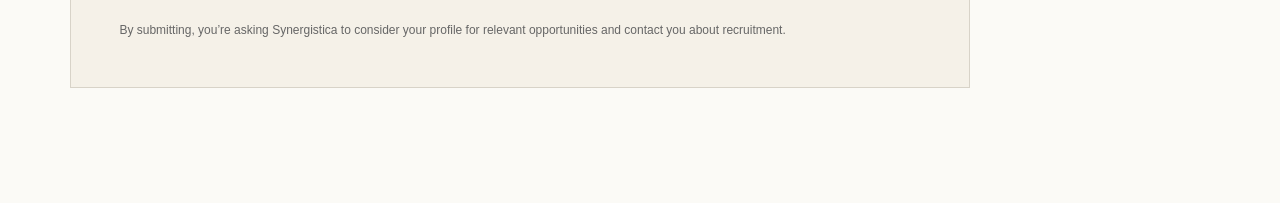
<file: submit-cv.html>
<!doctype html><html lang="en"><head><meta charset="utf-8"><meta name="viewport" content="width=device-width,initial-scale=1"><title>Submit Your CV | Jobs & Opportunities | Synergistica</title><meta name="description" content="Share your CV with Synergistica Staffing Solutions for relevant specialist, corporate, engineering and other career opportunities across India."><meta name="theme-color" content="#12382f"><link rel="stylesheet" href="style.css"><link rel="icon" type="image/svg+xml" href="/assets/favicon.svg"><link rel="shortcut icon" href="/assets/favicon.svg"><link rel="apple-touch-icon" href="/assets/social-logo.svg"><meta property="og:image" content="https://synergistica.in/assets/social-logo.svg"><meta property="og:image:alt" content="Synergistica Staffing Solutions"><meta name="twitter:card" content="summary_large_image"><meta name="twitter:image" content="https://synergistica.in/assets/social-logo.svg"><link rel="canonical" href="https://synergistica.in/submit-cv.html"><meta property="og:type" content="website"><meta property="og:site_name" content="Synergistica Staffing Solutions"><meta property="og:title" content="Submit Your CV | Jobs & Opportunities | Synergistica"><meta property="og:description" content="Share your CV with Synergistica Staffing Solutions for relevant specialist, corporate, engineering and other career opportunities across India."><meta property="og:url" content="https://synergistica.in/submit-cv.html"></head><body><header><a class="brand brand-logo" href="index.html" aria-label="Synergistica Staffing Solutions"><img src="/assets/synergistica-logo.svg" alt="Synergistica Staffing Solutions" width="310" height="75"></a><button class="menu" aria-label="Toggle menu">☰</button><nav><a href="about.html">About</a><a href="capabilities.html">Capabilities</a><a href="submit-cv.html">Candidates</a><a class="navcta" href="hire-talent.html">Hire Talent</a></nav></header><main><section class="form-hero"><div class="section-label">FOR CANDIDATES</div><h1>Make your next move <span>count.</span></h1><p class="lead">Tell us what you do and what you’re looking for. We’ll keep the conversation focused on relevant opportunities.</p></section><section class="form-wrap"><form id="cvFormAjax" class="lead-form native-form" action="#" method="POST" enctype="multipart/form-data" data-form-type="candidate">
<input type="text" name="_honey" style="display:none" tabindex="-1" autocomplete="off">
<label>Full name<input name="Name" required autocomplete="name"></label><label>Email<input name="email" type="email" required autocomplete="email"></label><label>Phone<input name="Phone" type="tel" required autocomplete="tel"></label><label>Current / most recent role<input name="Current role" placeholder="e.g. Operations Manager"></label><label>Total experience<input name="Experience" placeholder="e.g. 5 years"></label><label>Current location<input name="Current location" required placeholder="City"></label><label>Preferred role<input name="Preferred role" required placeholder="What role are you seeking?"></label><label>Preferred location<input name="Preferred location" placeholder="City / remote / flexible"></label><label>Current / expected CTC<input name="CTC" placeholder="Optional"></label><label>Notice period<input name="Notice period" placeholder="e.g. Immediate / 30 days"></label><label>LinkedIn / portfolio<input name="Profile link" type="url" placeholder="https://"></label><label>Upload CV<input name="attachment" type="file" accept=".pdf,.doc,.docx" required><small class="field-help">PDF, DOC or DOCX. Keep the file comfortably below the service’s 10 MB total upload limit.</small></label><label>Anything we should know?<textarea name="Candidate notes" rows="5" placeholder="Industry, preferences, strengths or other context"></textarea></label><button class="primary" type="submit">Submit profile ↗</button><p id="cvFormStatus" class="form-status" role="status" aria-live="polite"></p><p class="form-note">By submitting, you’re asking Synergistica to consider your profile for relevant opportunities and contact you about recruitment.</p></form></section></main><script src="script.js"></script></body></html>
</file>
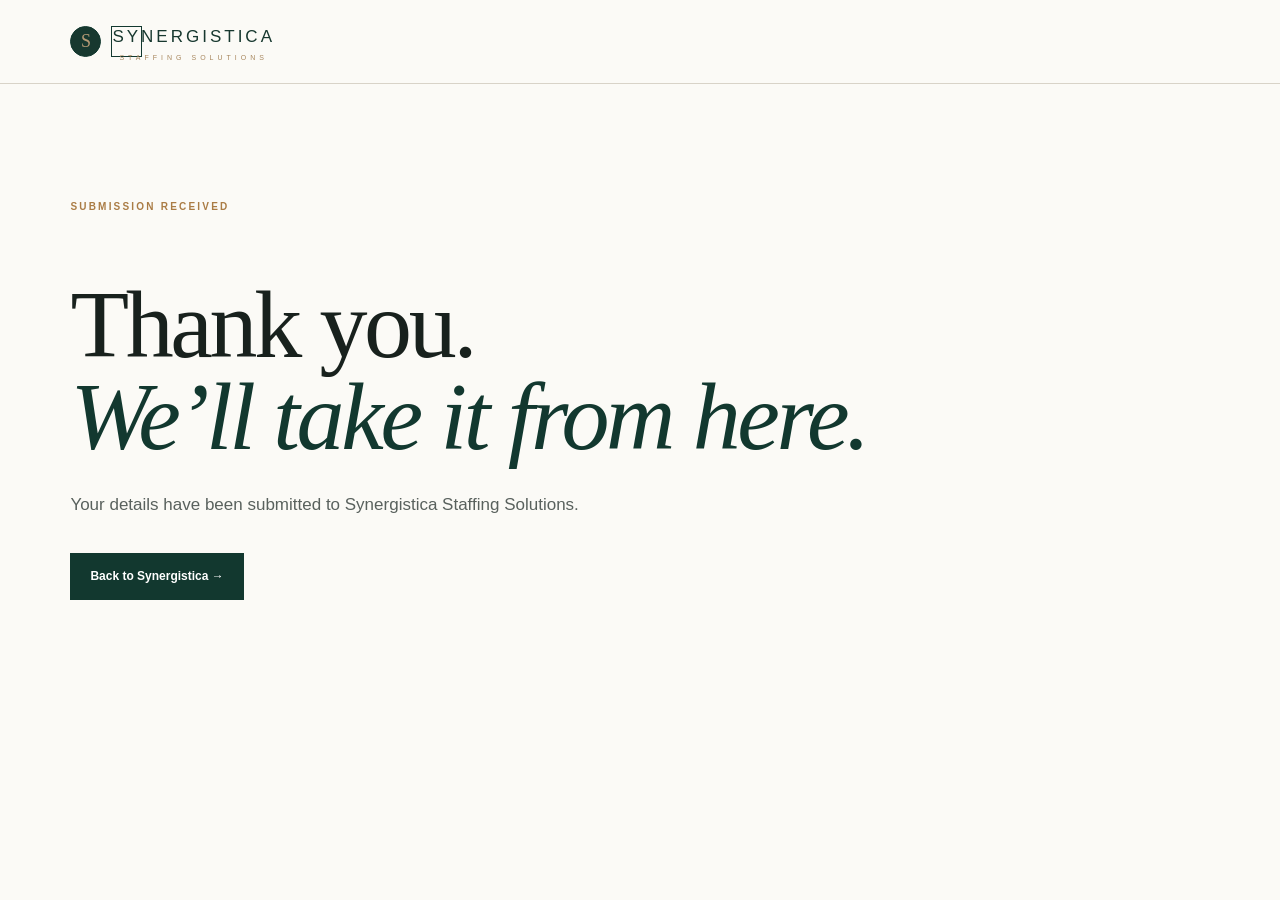
<file: thank-you.html>
<!doctype html><html lang="en"><head><meta charset="utf-8"><meta name="viewport" content="width=device-width,initial-scale=1"><title>Thank You | Synergistica Staffing Solutions</title><meta name="robots" content="noindex"><link rel="stylesheet" href="style.css"></head><body><header><a class="brand brand-logo" href="index.html"><span class="brand-symbol" aria-hidden="true">S</span><span class="brand-type"><strong>SYNERGISTICA</strong><small>STAFFING SOLUTIONS</small></span></a></header><main><section class="form-hero"><div class="section-label">SUBMISSION RECEIVED</div><h1>Thank you.<br><span>We’ll take it from here.</span></h1><p class="lead">Your details have been submitted to Synergistica Staffing Solutions.</p><div class="actions"><a class="primary" href="index.html">Back to Synergistica →</a></div></section></main></body></html>
</file>
<file: style.css>
:root{--ink:#18211d;--forest:#12382f;--forest2:#0d2c25;--ivory:#f5f1e8;--paper:#fbfaf6;--sand:#e8dfcf;--bronze:#aa7c45;--line:#d8d3c8}*{box-sizing:border-box}html{scroll-behavior:smooth}body{margin:0;background:var(--paper);color:var(--ink);font-family:Arial,Helvetica,sans-serif;line-height:1.55}header{height:84px;display:flex;align-items:center;justify-content:space-between;padding:0 5.5vw;position:sticky;top:0;z-index:30;background:rgba(251,250,246,.93);backdrop-filter:blur(14px);border-bottom:1px solid var(--line)}.brand{display:flex;align-items:center;gap:11px;color:inherit;text-decoration:none}.brand span{width:31px;height:31px;border:1px solid var(--forest);display:grid;place-items:center;font:18px Georgia,serif}.brand i{font-style:normal;font-size:12px;font-weight:700;letter-spacing:.17em;line-height:1}.brand small{display:block;font-size:6px;letter-spacing:.25em;margin-top:5px}nav{display:flex;align-items:center;gap:27px}nav a{font-size:11px;text-decoration:none;color:var(--ink)}.navcta,.primary{background:var(--forest);color:#fff!important;padding:14px 20px}.menu{display:none;border:0;background:none;font-size:24px}.hero{min-height:calc(100vh - 84px);display:grid;grid-template-columns:58% 42%;padding:0;border-bottom:1px solid var(--line)}.hero-copy{padding:10vw 5vw 8vw 8vw;display:flex;flex-direction:column;justify-content:center}.eyebrow,.section-label{font-size:10px;font-weight:700;letter-spacing:.22em;color:var(--bronze)}h1,h2{font-family:Georgia,'Times New Roman',serif;font-weight:400;line-height:.96;letter-spacing:-.035em;margin:.3em 0}h1{font-size:clamp(60px,7.5vw,118px)}h1 span,h2 em{font-style:italic;color:var(--forest)}h2{font-size:clamp(50px,6vw,86px)}.lead{max-width:630px;font-size:17px;color:#59615d}.actions{display:flex;align-items:center;gap:28px;margin-top:35px;flex-wrap:wrap}.actions a{text-decoration:none;font-size:12px;font-weight:700}.textlink{color:var(--ink);border-bottom:1px solid var(--ink);padding-bottom:4px}.hero-visual{background:var(--forest);color:var(--ivory);position:relative;padding:5vw;display:flex;align-items:flex-end;overflow:hidden}.hero-visual:before{content:"S";position:absolute;font:38vw Georgia,serif;color:rgba(255,255,255,.035);left:-3vw;top:-10vw}.visual-word{font:clamp(48px,6vw,90px)/.85 Georgia,serif;letter-spacing:-.06em;z-index:1}.visual-note{position:absolute;right:4vw;top:5vw;font-size:10px;letter-spacing:.15em;text-transform:uppercase;border-top:1px solid #6c837c;padding-top:12px}.proof{display:grid;grid-template-columns:repeat(3,1fr) 2fr;padding:0 8vw!important;border-bottom:1px solid var(--line)}.proof>div,.proof>p{padding:38px 30px;border-left:1px solid var(--line);margin:0}.proof small{display:block;font-size:8px;letter-spacing:.2em}.proof strong{font:38px Georgia,serif;color:var(--forest)}.proof p{font:18px Georgia,serif}section{padding:9vw 8vw}.section-label{margin-bottom:5vw}.editorial-grid,.why-grid{display:grid;grid-template-columns:1.15fr .85fr;gap:11vw}.big{font:30px/1.35 Georgia,serif;margin-top:0}.forest{background:var(--forest2);color:var(--ivory)}.forest .section-label{color:#c39761}.forest h2 em{color:#d9bd96}.path-grid{display:grid;grid-template-columns:1fr 1fr;margin-top:6vw;border-top:1px solid #526a63}.path-grid article{min-height:380px;padding:35px 5vw 35px 0;display:flex;flex-direction:column;justify-content:space-between}.path-grid article+article{border-left:1px solid #526a63;padding-left:5vw}.path-grid span,.cap-grid b,.timeline b{font-size:9px;letter-spacing:.2em;color:#c39761}.path-grid h3{font:38px Georgia,serif;max-width:430px}.path-grid p{max-width:450px;color:#bac4c0}.path-grid a{color:var(--ivory);font-size:12px}.heading-row{display:grid;grid-template-columns:1.4fr .6fr;align-items:end;gap:8vw}.heading-row p{max-width:300px}.cap-grid{display:grid;grid-template-columns:2fr 1fr 1fr;margin-top:5vw;border-top:1px solid var(--line);border-left:1px solid var(--line)}.cap-grid article{min-height:230px;padding:30px;border-right:1px solid var(--line);border-bottom:1px solid var(--line)}.cap-grid .feature{grid-row:span 2;min-height:460px;background:var(--ivory);display:flex;flex-direction:column}.cap-grid .feature p{margin-top:auto}.cap-grid h3{font:26px Georgia,serif}.feature h3{font-size:40px}.cap-grid p{font-size:13px;color:#5e6661}.sand{background:var(--ivory)}.timeline{display:grid;grid-template-columns:repeat(5,1fr);margin-top:6vw;border-top:1px solid #c8c0b2}.timeline div{padding:30px 22px 20px 0;border-right:1px solid #c8c0b2;min-height:190px}.timeline div+div{padding-left:22px}.timeline h3{font:28px Georgia,serif}.timeline p{font-size:12px}.reason-list{border-top:1px solid var(--line)}.reason-list article{display:grid;grid-template-columns:55px 1fr;padding:26px 0;border-bottom:1px solid var(--line)}.reason-list span{font-size:9px;color:var(--bronze)}.reason-list h3{font:25px Georgia,serif;margin:0}.reason-list p{font-size:12px}.contact{background:var(--forest);color:var(--ivory);padding-bottom:5vw}.contact h2 em{color:#d9bd96}.contact>p{max-width:550px}.cream{background:var(--ivory);color:var(--forest)!important}.email{color:var(--ivory);border-bottom:1px solid #899b95;padding-bottom:4px}.contact-foot{display:grid;grid-template-columns:2fr 1fr 1fr;border-top:1px solid #526a63;margin-top:8vw;padding-top:25px;font-size:11px;color:#c6d0cc}footer{padding:40px 5.5vw;display:flex;align-items:center;justify-content:space-between;font-size:10px}footer .brand span{width:27px;height:27px}.forest,.contact{border:0}@media(max-width:850px){header{height:70px;padding:0 5vw}.menu{display:block}nav{display:none;position:absolute;top:70px;left:0;right:0;background:var(--paper);padding:25px 5vw;flex-direction:column;align-items:stretch;border-bottom:1px solid var(--line)}nav.open{display:flex}.hero{grid-template-columns:1fr;min-height:0}.hero-copy{padding:18vw 6vw 13vw}.hero-visual{min-height:65vw;padding:8vw 6vw}.visual-word{font-size:15vw}.proof{grid-template-columns:1fr 1fr;padding:0 6vw!important}.proof>p{grid-column:1/-1;border-top:1px solid var(--line)}.proof>div,.proof>p{padding:25px 15px}.proof strong{font-size:31px}section{padding:18vw 6vw}.section-label{margin-bottom:10vw}.editorial-grid,.why-grid,.heading-row,.path-grid{grid-template-columns:1fr;gap:5vw}.path-grid article{min-height:320px;padding:35px 0}.path-grid article+article{border-left:0;border-top:1px solid #526a63;padding-left:0}.cap-grid{grid-template-columns:1fr}.cap-grid .feature{grid-row:auto;min-height:350px}.timeline{grid-template-columns:1fr 1fr}.timeline div{min-height:150px}.contact-foot{grid-template-columns:1fr 1fr;gap:20px}footer{flex-direction:column;align-items:flex-start;gap:20px}h1{font-size:16vw}h2{font-size:13vw}.big{font-size:25px}}
/* Synergistica brand logo */
.brand-logo{display:flex;align-items:center;max-width:310px;text-decoration:none}.brand-logo img{display:block;width:100%;height:auto;max-height:62px}header .brand-logo{width:min(310px,42vw)}footer .brand-logo{width:min(290px,70vw)}@media(max-width:720px){header .brand-logo{width:210px}.brand-logo img{max-height:50px}}

.brand-logo{display:flex;align-items:center;gap:10px;width:auto!important;max-width:none!important}
.brand-symbol{display:inline-flex;width:38px;height:38px;border-radius:50%;align-items:center;justify-content:center;background:#17382f;color:#b59a75;font:500 24px Arial,sans-serif}
.brand-type{display:flex;flex-direction:column;line-height:1}
.brand-type strong{font:400 17px Arial,sans-serif;letter-spacing:3px;color:#17382f}
.brand-type small{margin-top:7px;font:500 7px Arial,sans-serif;letter-spacing:4px;color:#a7865d}
@media(max-width:720px){.brand-logo{gap:7px}.brand-symbol{width:30px;height:30px;font-size:19px}.brand-type strong{font-size:13px;letter-spacing:2px}.brand-type small{font-size:6px;letter-spacing:2px;margin-top:5px}}

.form-hero{padding:9vw 5.5vw 5vw;max-width:1200px}.form-hero h1{max-width:980px}.form-hero .lead{max-width:680px}.form-wrap{padding:0 5.5vw 9vw}.lead-form{max-width:900px;display:grid;grid-template-columns:1fr 1fr;gap:26px 32px;padding:48px;background:var(--ivory);border:1px solid var(--line)}.lead-form label{display:flex;flex-direction:column;gap:9px;font-size:11px;font-weight:700;letter-spacing:1.5px;text-transform:uppercase}.lead-form label:nth-last-of-type(1){grid-column:1/-1}.lead-form input,.lead-form textarea{width:100%;border:0;border-bottom:1px solid #aaa397;background:transparent;padding:12px 2px;font:400 16px Arial,sans-serif;color:var(--ink);outline:none;text-transform:none;letter-spacing:0}.lead-form textarea{border:1px solid #cfc7ba;padding:14px;resize:vertical}.lead-form input:focus,.lead-form textarea:focus{border-color:var(--forest)}.lead-form .primary{border:0;cursor:pointer;width:max-content}.form-note{grid-column:1/-1;margin:0;font-size:12px;color:#666}.lead-form button{font:inherit}@media(max-width:720px){.form-hero{padding-top:70px}.lead-form{grid-template-columns:1fr;padding:28px 20px;gap:22px}.lead-form label:nth-last-of-type(1){grid-column:auto}.form-note{grid-column:auto}}

.google-form-shell{max-width:960px;background:#fff;border:1px solid var(--line);box-shadow:0 18px 50px rgba(24,33,29,.06);overflow:hidden}.google-form-shell iframe{display:block;width:100%;height:1120px;border:0;background:#fff}@media(max-width:720px){.google-form-shell{margin:0 -2vw;border-left:0;border-right:0}.google-form-shell iframe{height:1320px}}

.native-form select{width:100%;border:0;border-bottom:1px solid #aaa397;background:transparent;padding:12px 2px;font:400 16px Arial,sans-serif;color:var(--ink);outline:none}.native-form input[type=file]{border:1px dashed #b9b1a4;padding:14px;background:rgba(255,255,255,.45)}.field-help{display:block;margin-top:-4px;font-size:11px;font-weight:400;line-height:1.5;letter-spacing:0;text-transform:none;color:#6b6b65}.native-form label:has(textarea){grid-column:1/-1}@media(max-width:720px){.native-form label:has(textarea){grid-column:auto}}

/* Canonical brand asset */
.brand-logo{display:flex;align-items:center;width:min(310px,52vw)!important;max-width:310px!important;height:auto!important}.brand-logo img{display:block;width:100%;height:auto;max-height:72px;object-fit:contain;object-position:left center}footer .brand-logo{width:min(280px,60vw)!important}@media(max-width:720px){.brand-logo{width:205px!important;max-width:58vw!important}.brand-logo img{max-height:52px}}

/* Interactive talent-intelligence hero */
.hero{position:relative;isolation:isolate;overflow:hidden}.hero-copy,.hero-visual{position:relative;z-index:2}.ai-network{position:absolute;inset:0;z-index:1;pointer-events:none;overflow:hidden}.ai-network canvas{width:100%;height:100%;display:block;opacity:.78}.ai-network-label{position:absolute;left:2vw;bottom:22px;writing-mode:vertical-rl;transform:rotate(180deg);font:600 8px/1 Arial,sans-serif;letter-spacing:.22em;color:rgba(23,56,47,.42)}.ai-network-label span{color:var(--bronze)}.hero-copy{background:linear-gradient(90deg,rgba(248,245,238,.94) 0%,rgba(248,245,238,.88) 68%,rgba(248,245,238,.18) 100%)}.hero-visual{background:rgba(23,56,47,.91);backdrop-filter:blur(.6px)}@media(max-width:850px){.ai-network{bottom:38%}.ai-network-label{display:none}.hero-copy{background:rgba(248,245,238,.92)}}@media(prefers-reduced-motion:reduce){.ai-network canvas{opacity:.42}}

/* AI network visibility fallback */
.ai-network{background-image:radial-gradient(circle at 18% 28%,rgba(181,154,117,.28) 0 1.5px,transparent 2px),radial-gradient(circle at 36% 68%,rgba(23,56,47,.22) 0 1.5px,transparent 2px),radial-gradient(circle at 53% 31%,rgba(181,154,117,.22) 0 1.5px,transparent 2px);background-size:140px 120px,170px 145px,210px 165px}.ai-network canvas{opacity:1}.hero-copy{background:linear-gradient(90deg,rgba(248,245,238,.88),rgba(248,245,238,.72) 72%,rgba(248,245,238,.08))}.hero-visual{background:rgba(23,56,47,.86)}

.form-status{grid-column:1/-1;min-height:24px;font-size:13px;line-height:1.5;color:var(--forest)}.form-status a{color:inherit;font-weight:700}.native-form button:disabled{opacity:.6;cursor:wait}
</file>
